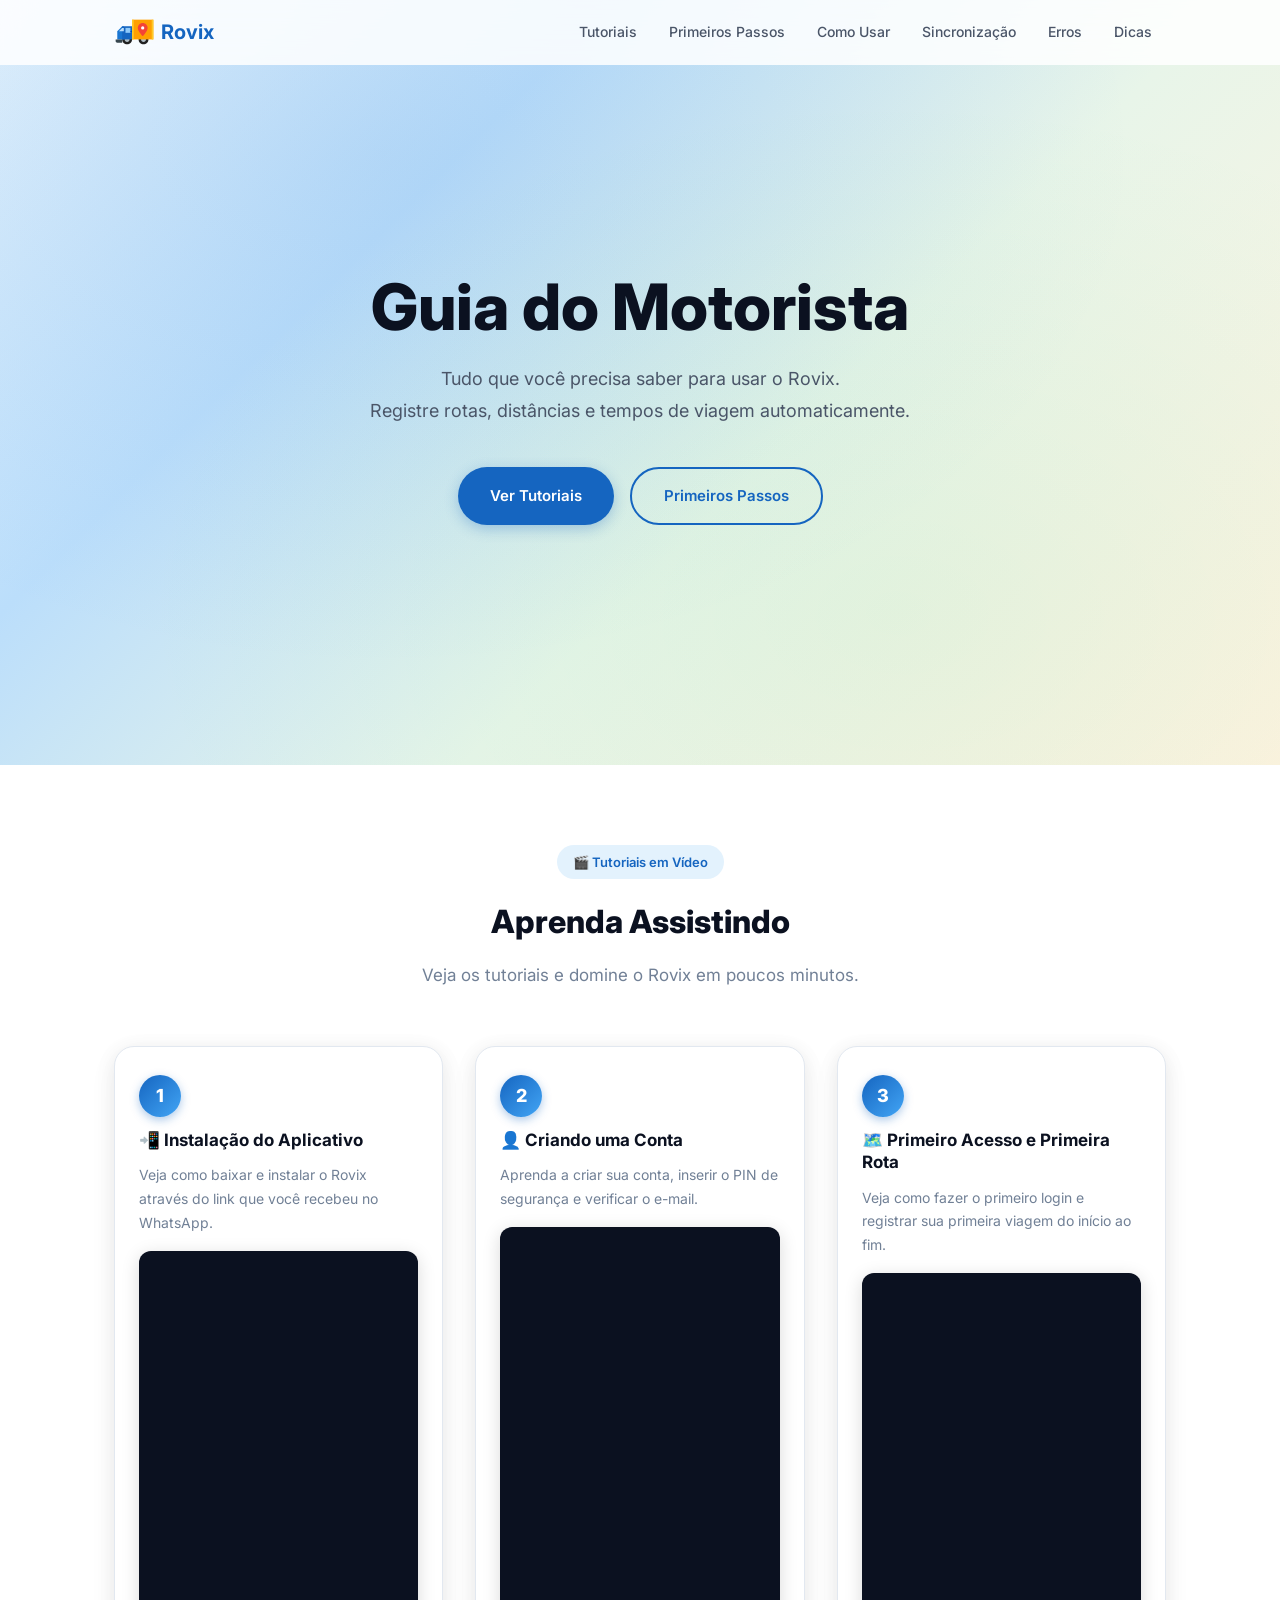
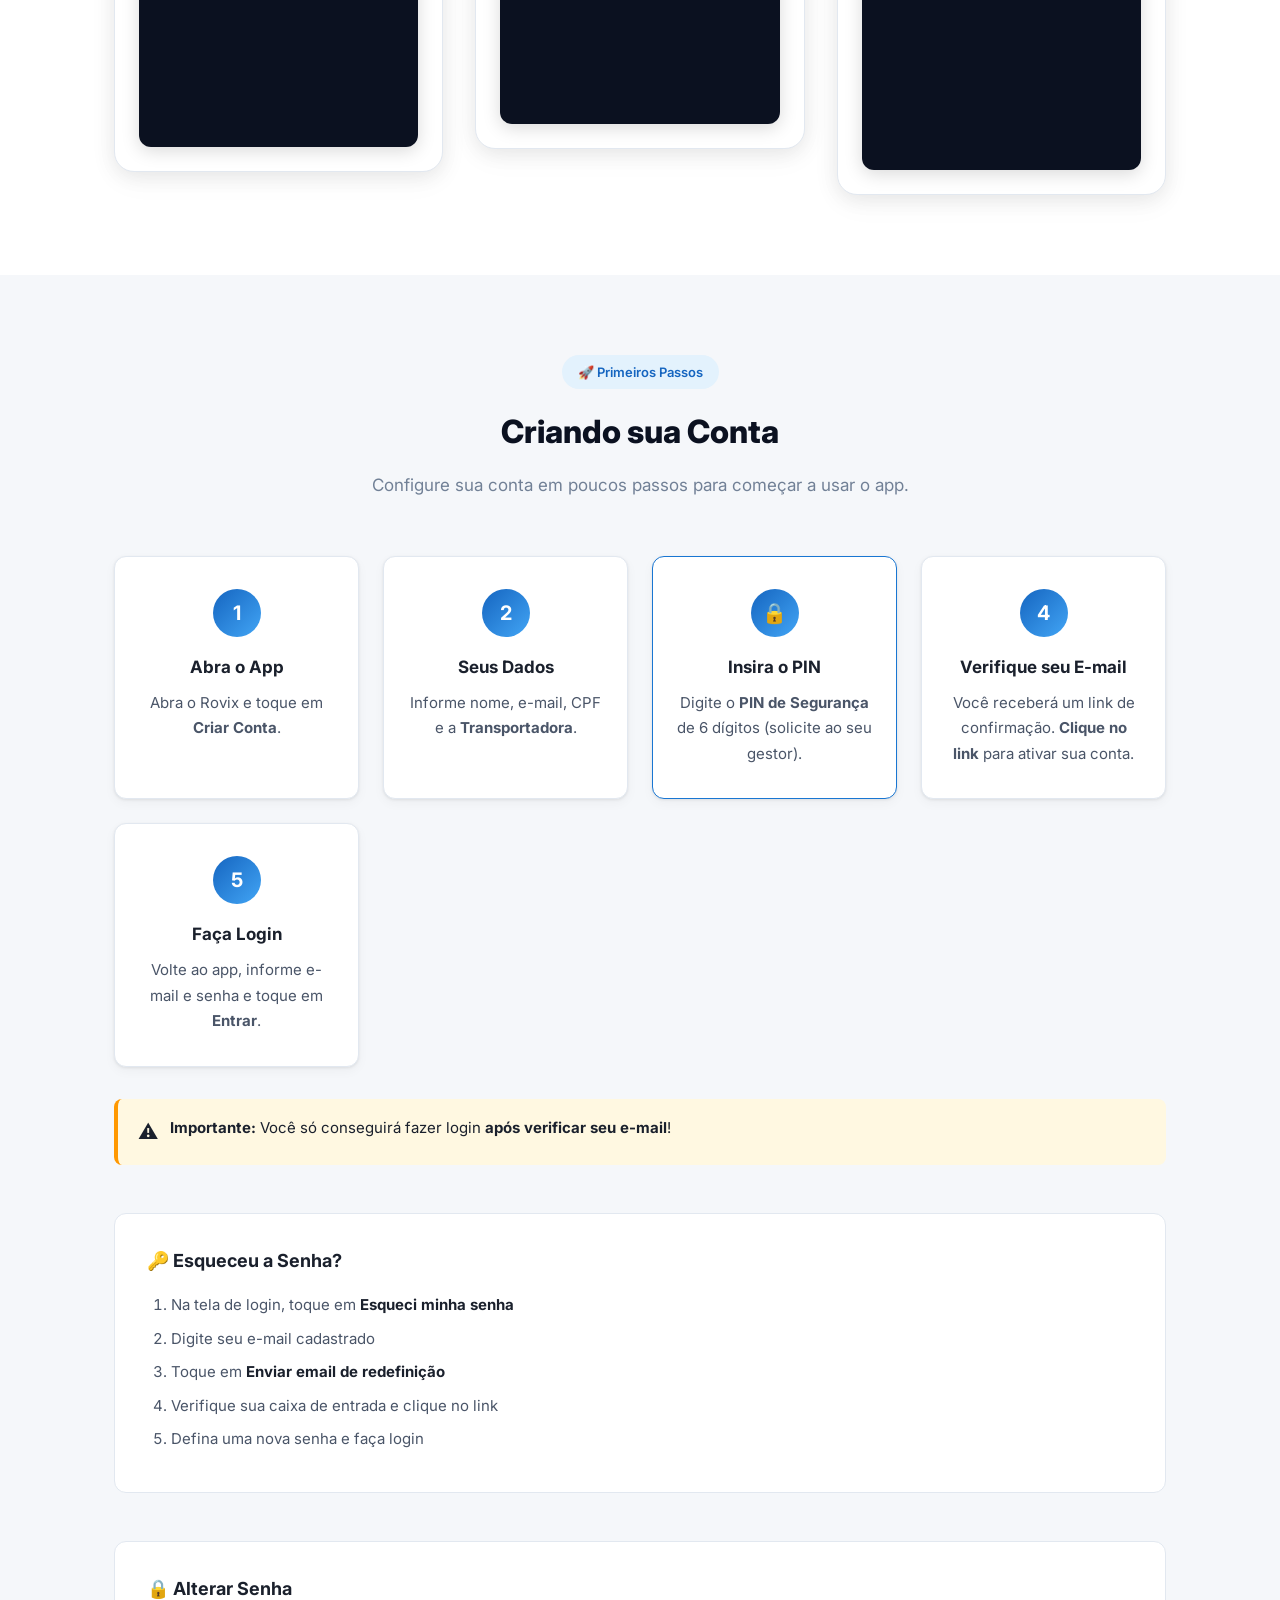
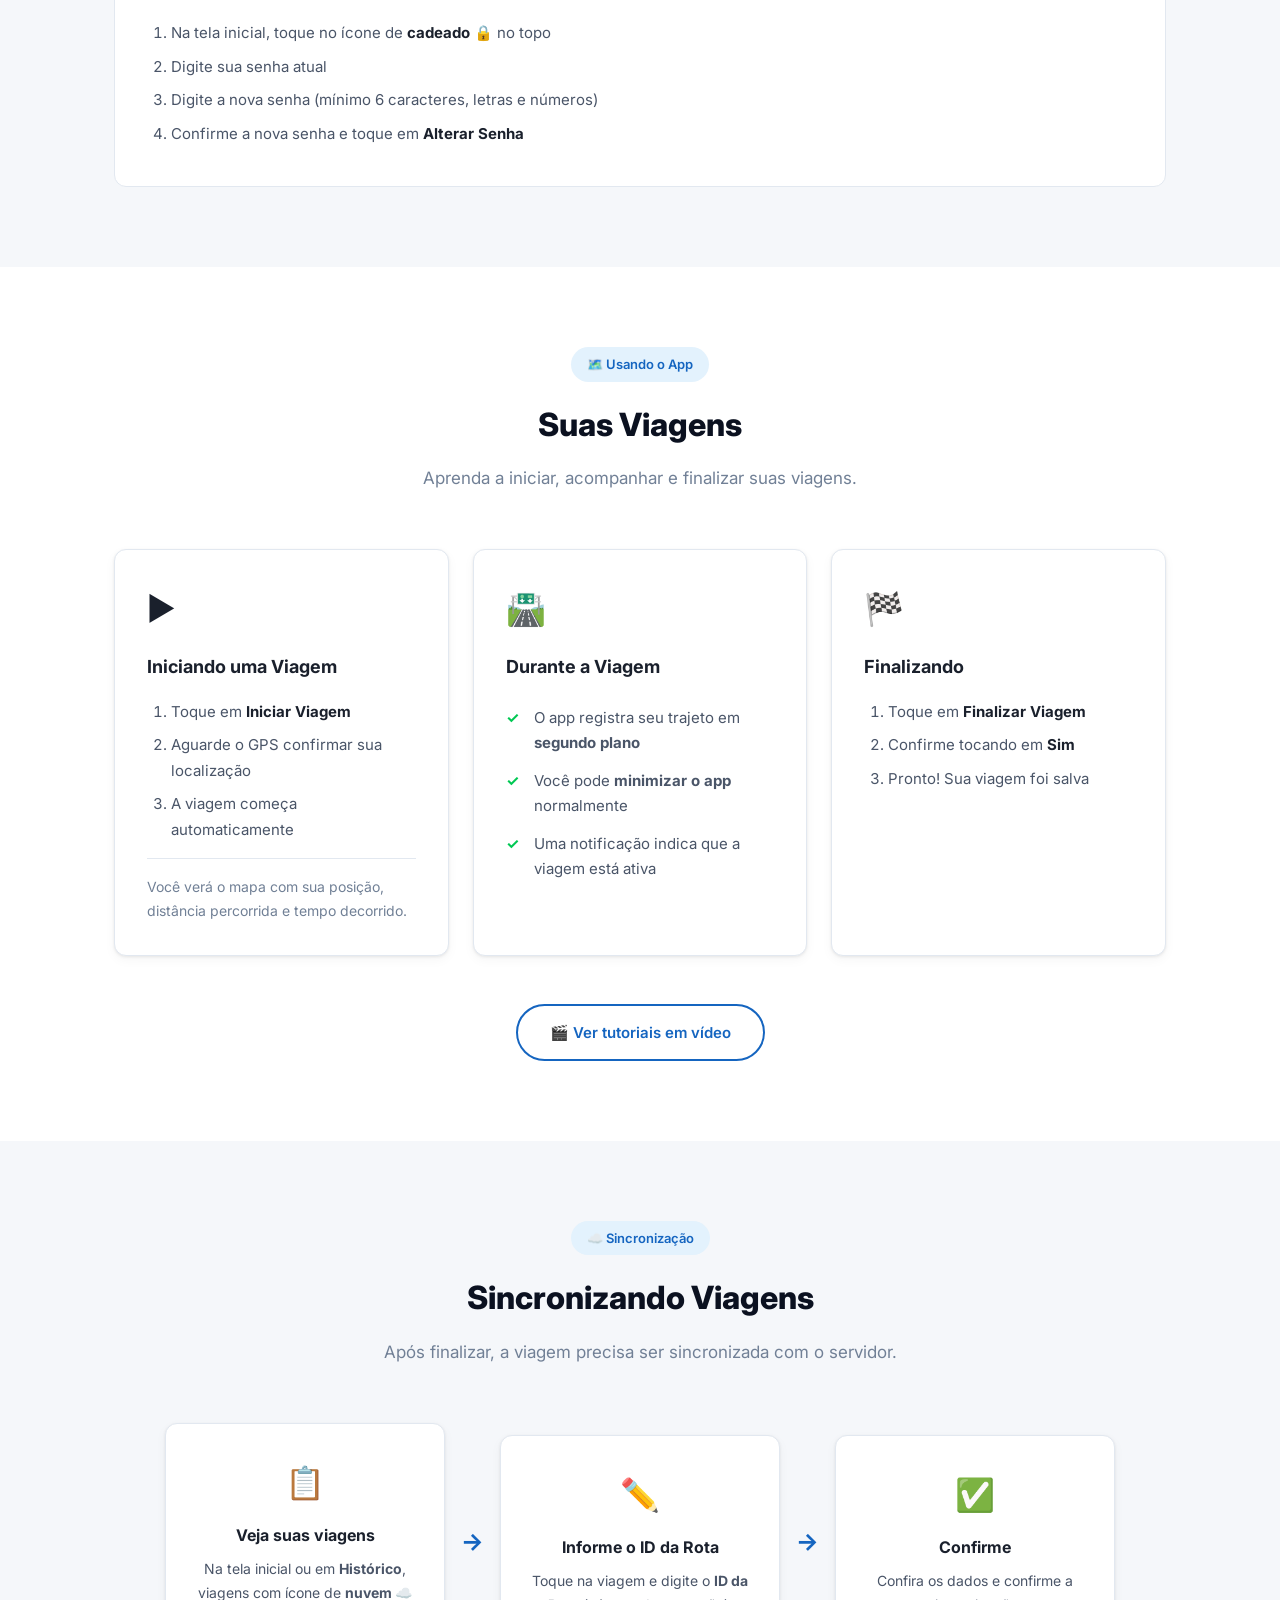
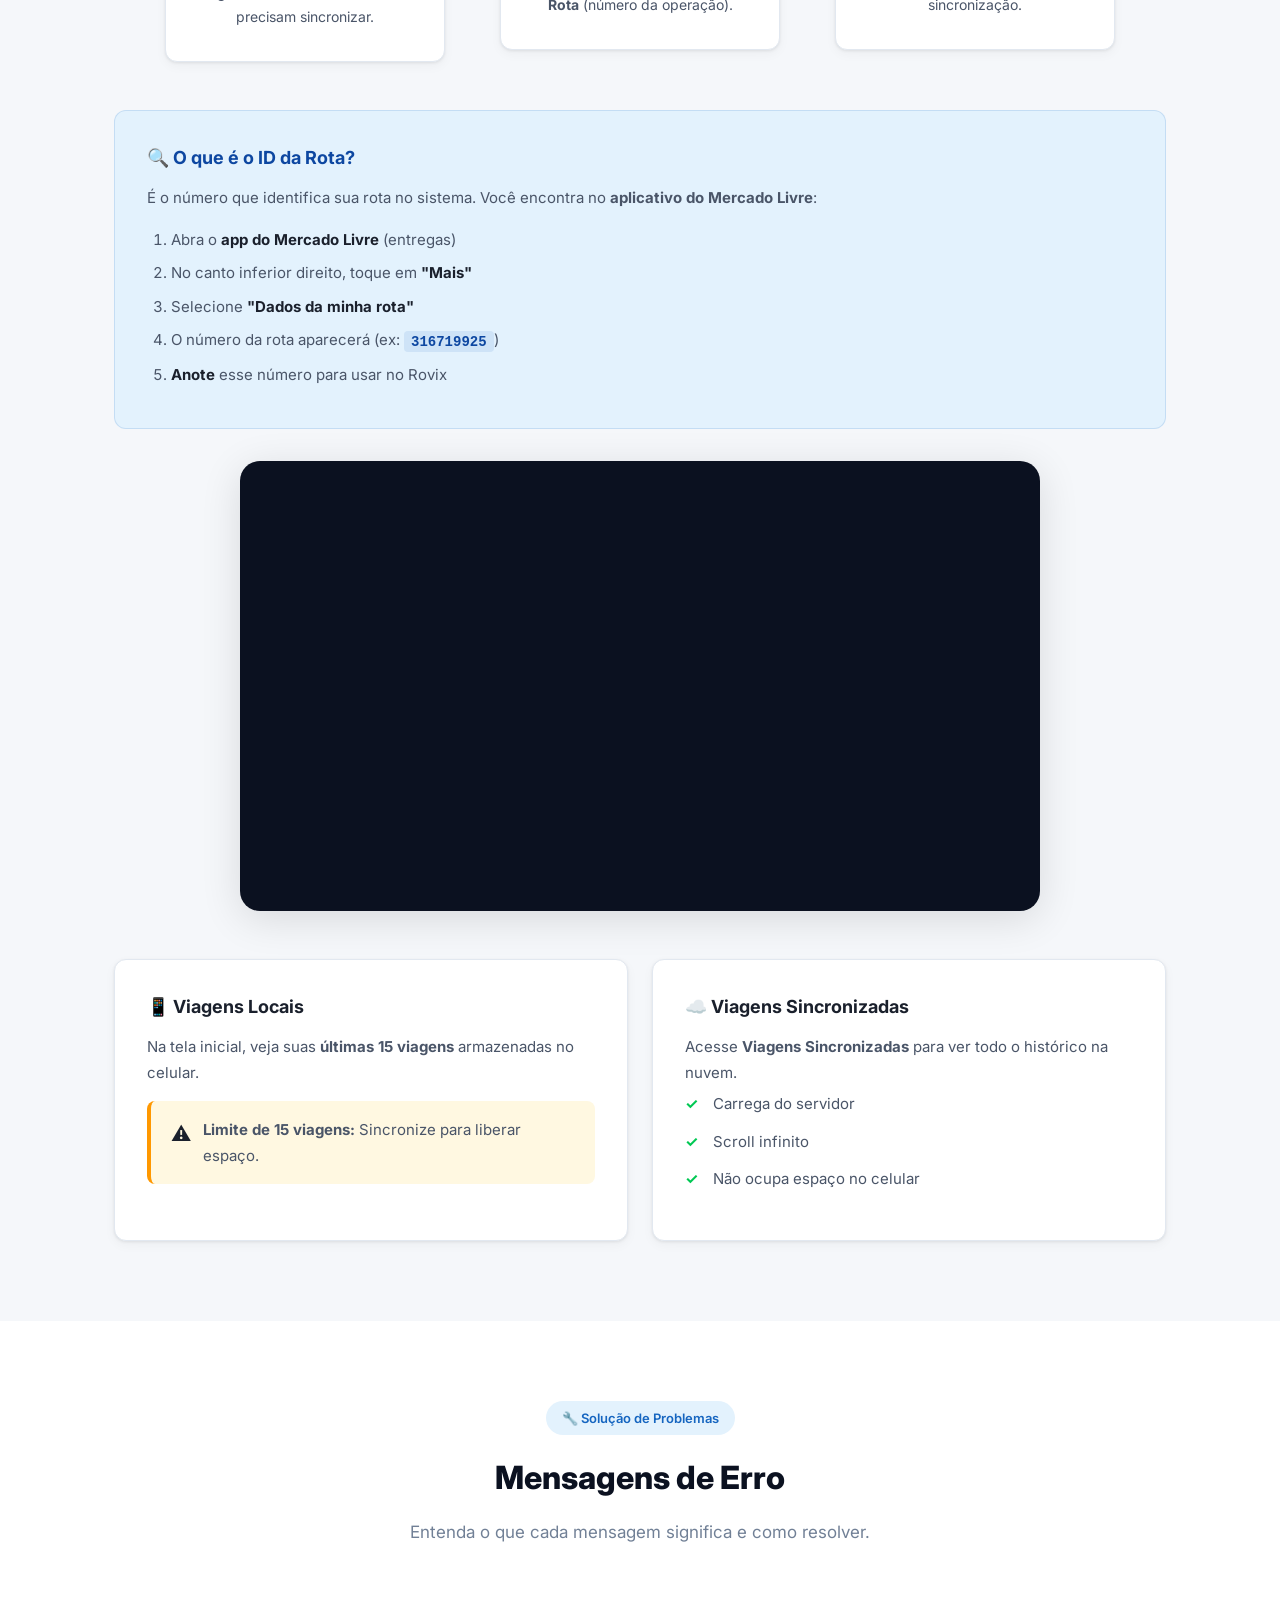
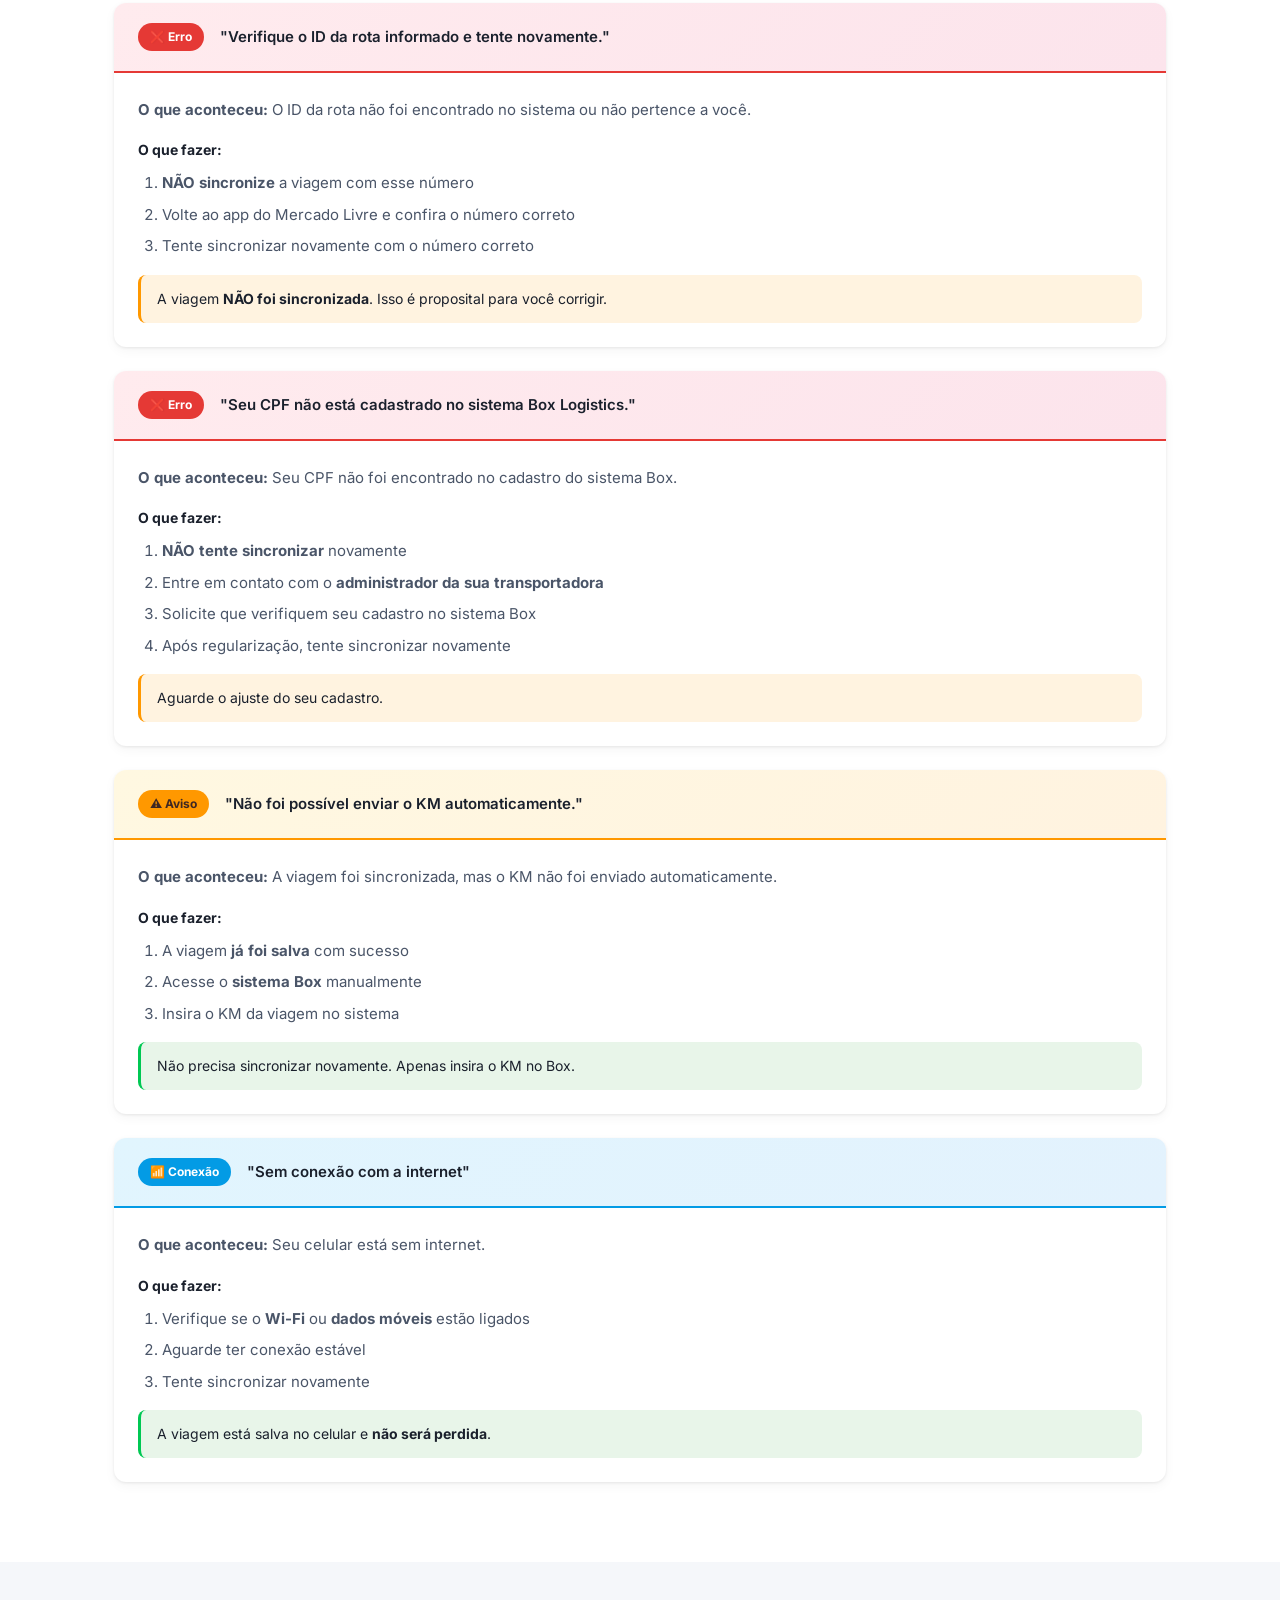
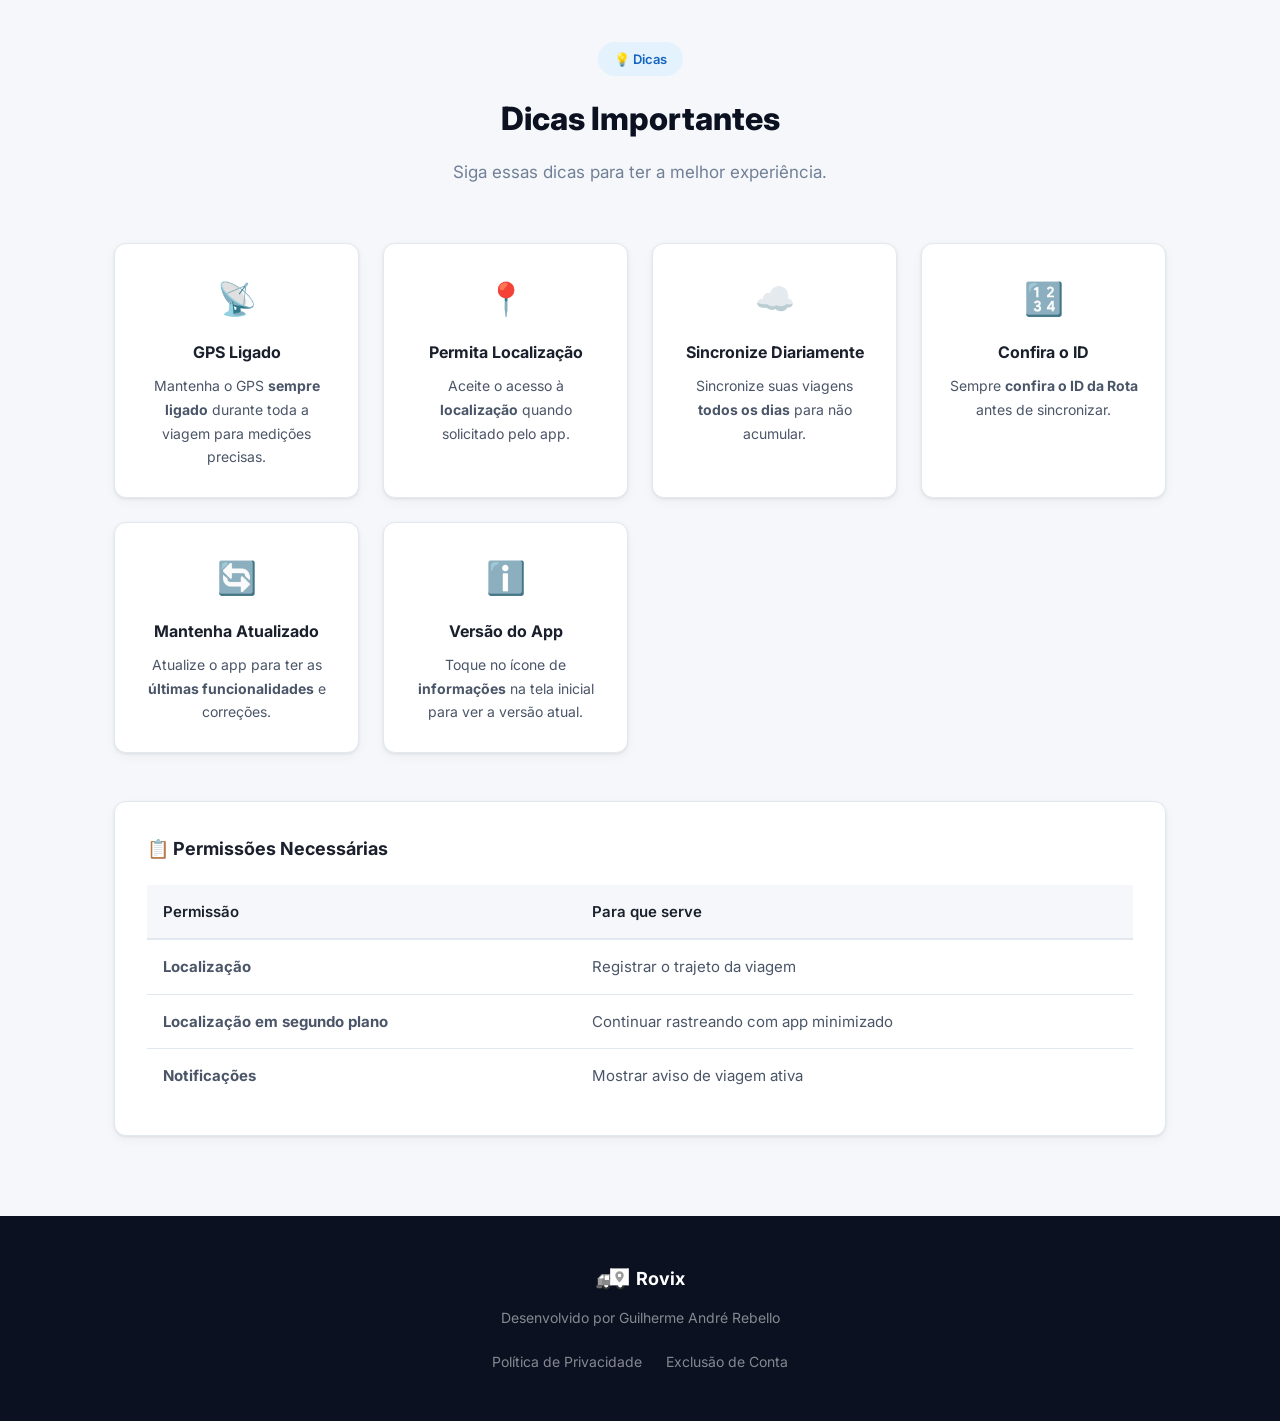
<file: index.html>
<!DOCTYPE html>
<html lang="pt-BR">

<head>
    <meta charset="UTF-8">
    <meta name="viewport" content="width=device-width, initial-scale=1.0">
    <meta name="description"
        content="Rovix - Guia completo para motoristas. Aprenda a usar o aplicativo de rastreamento de viagens.">
    <title>Rovix — Guia do Motorista</title>
    <link rel="preconnect" href="https://fonts.googleapis.com">
    <link rel="preconnect" href="https://fonts.gstatic.com" crossorigin>
    <link href="https://fonts.googleapis.com/css2?family=Inter:wght@300;400;500;600;700;800&display=swap"
        rel="stylesheet">
    <link rel="stylesheet" href="style.css">
</head>

<body>

    <!-- Navigation -->
    <nav class="navbar" id="navbar">
        <div class="nav-container">
            <a href="#" class="nav-logo" style="display: flex; align-items: center; gap: 6px;">
                <img src="logo.svg" alt="Rovix Logo" height="28">
                <span>Rovix</span>
            </a>
            <button class="nav-toggle" id="navToggle" aria-label="Menu">
                <span></span><span></span><span></span>
            </button>
            <ul class="nav-menu" id="navMenu">
                <li><a href="#tutoriais" class="nav-link">Tutoriais</a></li>
                <li><a href="#primeiros-passos" class="nav-link">Primeiros Passos</a></li>
                <li><a href="#usando" class="nav-link">Como Usar</a></li>
                <li><a href="#sincronizacao" class="nav-link">Sincronização</a></li>
                <li><a href="#erros" class="nav-link">Erros</a></li>
                <li><a href="#dicas" class="nav-link">Dicas</a></li>
            </ul>
        </div>
    </nav>

    <!-- Hero Section -->
    <header class="hero" id="inicio">
        <div class="hero-bg"></div>
        <div class="hero-content">
            <h1>Guia do Motorista</h1>
            <p class="hero-subtitle">Tudo que você precisa saber para usar o Rovix.<br>Registre rotas, distâncias e
                tempos de viagem automaticamente.</p>
            <div class="hero-actions">
                <a href="#tutoriais" class="btn btn-primary">Ver Tutoriais</a>
                <a href="#primeiros-passos" class="btn btn-outline">Primeiros Passos</a>
            </div>
        </div>
    </header>

    <!-- Tutorials Section -->
    <section class="section" id="tutoriais">
        <div class="container">
            <div class="section-header">
                <span class="section-badge">🎬 Tutoriais em Vídeo</span>
                <h2>Aprenda Assistindo</h2>
                <p>Veja os tutoriais e domine o Rovix em poucos minutos.</p>
            </div>
            <div class="tutorials-grid">

                <!-- Tutorial 1: Instalação do App -->
                <div class="tutorial-card">
                    <div class="tutorial-badge">1</div>
                    <h3>📲 Instalação do Aplicativo</h3>
                    <p>Veja como baixar e instalar o Rovix através do link que você recebeu no WhatsApp.</p>
                    <div class="tutorial-video-wrapper">
                        <iframe src="https://www.youtube.com/embed/e-SuLzyr5ig"
                            title="Instalação do aplicativo Rovix" frameborder="0"
                            allow="accelerometer; autoplay; clipboard-write; encrypted-media; gyroscope; picture-in-picture"
                            allowfullscreen>
                        </iframe>
                    </div>
                </div>

                <!-- Tutorial 2: Criando uma Conta -->
                <div class="tutorial-card">
                    <div class="tutorial-badge">2</div>
                    <h3>👤 Criando uma Conta</h3>
                    <p>Aprenda a criar sua conta, inserir o PIN de segurança e verificar o e-mail.</p>
                    <div class="tutorial-video-wrapper">
                        <iframe src="https://www.youtube.com/embed/vtzYV0Kg8xI" title="Criando uma conta no Rovix"
                            frameborder="0"
                            allow="accelerometer; autoplay; clipboard-write; encrypted-media; gyroscope; picture-in-picture"
                            allowfullscreen>
                        </iframe>
                    </div>
                </div>

                <!-- Tutorial 3: Primeiro Acesso e Primeira Rota -->
                <div class="tutorial-card">
                    <div class="tutorial-badge">3</div>
                    <h3>🗺️ Primeiro Acesso e Primeira Rota</h3>
                    <p>Veja como fazer o primeiro login e registrar sua primeira viagem do início ao fim.</p>
                    <div class="tutorial-video-wrapper">
                        <iframe src="https://www.youtube.com/embed/SZ59fn2D3E4"
                            title="Primeiro acesso e primeira rota no Rovix" frameborder="0"
                            allow="accelerometer; autoplay; clipboard-write; encrypted-media; gyroscope; picture-in-picture"
                            allowfullscreen>
                        </iframe>
                    </div>
                </div>

            </div>
        </div>
    </section>

    <!-- Primeiros Passos -->
    <section class="section section-alt" id="primeiros-passos">
        <div class="container">
            <div class="section-header">
                <span class="section-badge">🚀 Primeiros Passos</span>
                <h2>Criando sua Conta</h2>
                <p>Configure sua conta em poucos passos para começar a usar o app.</p>
            </div>
            <div class="steps-grid">
                <div class="step-card">
                    <div class="step-number">1</div>
                    <h3>Abra o App</h3>
                    <p>Abra o Rovix e toque em <strong>Criar Conta</strong>.</p>
                </div>
                <div class="step-card">
                    <div class="step-number">2</div>
                    <h3>Seus Dados</h3>
                    <p>Informe nome, e-mail, CPF e a <strong>Transportadora</strong>.</p>
                </div>
                <div class="step-card" style="border: 1.5px solid #1976D2;">
                    <div class="step-number" style="background-color: #1976D2;">🔒</div>
                    <h3>Insira o PIN</h3>
                    <p>Digite o <strong>PIN de Segurança</strong> de 6 dígitos (solicite ao seu gestor).</p>
                </div>
                <div class="step-card">
                    <div class="step-number">4</div>
                    <h3>Verifique seu E-mail</h3>
                    <p>Você receberá um link de confirmação. <strong>Clique no link</strong> para ativar sua conta.</p>
                </div>
                <div class="step-card">
                    <div class="step-number">5</div>
                    <h3>Faça Login</h3>
                    <p>Volte ao app, informe e-mail e senha e toque em <strong>Entrar</strong>.</p>
                </div>
            </div>
            <div class="alert alert-warning">
                <span class="alert-icon">⚠️</span>
                <p><strong>Importante:</strong> Você só conseguirá fazer login <strong>após verificar seu
                        e-mail</strong>!</p>
            </div>

            <!-- Sub-sections -->
            <div class="subsection">
                <h3>🔑 Esqueceu a Senha?</h3>
                <ol class="instruction-list">
                    <li>Na tela de login, toque em <strong>Esqueci minha senha</strong></li>
                    <li>Digite seu e-mail cadastrado</li>
                    <li>Toque em <strong>Enviar email de redefinição</strong></li>
                    <li>Verifique sua caixa de entrada e clique no link</li>
                    <li>Defina uma nova senha e faça login</li>
                </ol>
            </div>

            <div class="subsection">
                <h3>🔒 Alterar Senha</h3>
                <ol class="instruction-list">
                    <li>Na tela inicial, toque no ícone de <strong>cadeado 🔒</strong> no topo</li>
                    <li>Digite sua senha atual</li>
                    <li>Digite a nova senha (mínimo 6 caracteres, letras e números)</li>
                    <li>Confirme a nova senha e toque em <strong>Alterar Senha</strong></li>
                </ol>
            </div>
        </div>
    </section>

    <!-- Usando o App -->
    <section class="section" id="usando">
        <div class="container">
            <div class="section-header">
                <span class="section-badge">🗺️ Usando o App</span>
                <h2>Suas Viagens</h2>
                <p>Aprenda a iniciar, acompanhar e finalizar suas viagens.</p>
            </div>

            <div class="feature-cards">
                <div class="feature-card">
                    <div class="feature-icon">▶️</div>
                    <h3>Iniciando uma Viagem</h3>
                    <ol class="instruction-list">
                        <li>Toque em <strong>Iniciar Viagem</strong></li>
                        <li>Aguarde o GPS confirmar sua localização</li>
                        <li>A viagem começa automaticamente</li>
                    </ol>
                    <p class="feature-detail">Você verá o mapa com sua posição, distância percorrida e tempo decorrido.
                    </p>
                </div>

                <div class="feature-card">
                    <div class="feature-icon">🛣️</div>
                    <h3>Durante a Viagem</h3>
                    <ul class="check-list">
                        <li>O app registra seu trajeto em <strong>segundo plano</strong></li>
                        <li>Você pode <strong>minimizar o app</strong> normalmente</li>
                        <li>Uma notificação indica que a viagem está ativa</li>
                    </ul>
                </div>

                <div class="feature-card">
                    <div class="feature-icon">🏁</div>
                    <h3>Finalizando</h3>
                    <ol class="instruction-list">
                        <li>Toque em <strong>Finalizar Viagem</strong></li>
                        <li>Confirme tocando em <strong>Sim</strong></li>
                        <li>Pronto! Sua viagem foi salva</li>
                    </ol>
                </div>
            </div>

            <div class="tutorial-cta" style="margin-top: 3rem; text-align: center;">
                <a href="#tutoriais" class="btn btn-outline">🎬 Ver tutoriais em vídeo</a>
            </div>
        </div>
    </section>

    <!-- Sincronização -->
    <section class="section section-alt" id="sincronizacao">
        <div class="container">
            <div class="section-header">
                <span class="section-badge">☁️ Sincronização</span>
                <h2>Sincronizando Viagens</h2>
                <p>Após finalizar, a viagem precisa ser sincronizada com o servidor.</p>
            </div>

            <div class="sync-flow">
                <div class="sync-step">
                    <div class="sync-icon">📋</div>
                    <h4>Veja suas viagens</h4>
                    <p>Na tela inicial ou em <strong>Histórico</strong>, viagens com ícone de <strong>nuvem ☁️</strong>
                        precisam sincronizar.</p>
                </div>
                <div class="sync-arrow">→</div>
                <div class="sync-step">
                    <div class="sync-icon">✏️</div>
                    <h4>Informe o ID da Rota</h4>
                    <p>Toque na viagem e digite o <strong>ID da Rota</strong> (número da operação).</p>
                </div>
                <div class="sync-arrow">→</div>
                <div class="sync-step">
                    <div class="sync-icon">✅</div>
                    <h4>Confirme</h4>
                    <p>Confira os dados e confirme a sincronização.</p>
                </div>
            </div>

            <!-- ID da Rota -->
            <div class="info-box">
                <h3>🔍 O que é o ID da Rota?</h3>
                <p>É o número que identifica sua rota no sistema. Você encontra no <strong>aplicativo do Mercado
                        Livre</strong>:</p>
                <ol class="instruction-list">
                    <li>Abra o <strong>app do Mercado Livre</strong> (entregas)</li>
                    <li>No canto inferior direito, toque em <strong>"Mais"</strong></li>
                    <li>Selecione <strong>"Dados da minha rota"</strong></li>
                    <li>O número da rota aparecerá (ex: <code>316719925</code>)</li>
                    <li><strong>Anote</strong> esse número para usar no Rovix</li>
                </ol>
            </div>

            <!-- Vídeo: Como encontrar o ID da Rota no Mercado Livre -->
            <div class="video-wrapper" style="margin-top: 2rem;">
                <!-- SUBSTITUA VIDEO_ID_ROTA pelo ID do vídeo sobre o ID da Rota -->
                <iframe src="https://www.youtube.com/embed/k__YC8rQy-s"
                    title="Como encontrar o ID da Rota no app do Mercado Livre" frameborder="0"
                    allow="accelerometer; autoplay; clipboard-write; encrypted-media; gyroscope; picture-in-picture"
                    allowfullscreen>
                </iframe>
            </div>

            <!-- Histórico -->
            <div class="two-col" style="margin-top: 3rem;">
                <div class="col-card">
                    <h3>📱 Viagens Locais</h3>
                    <p>Na tela inicial, veja suas <strong>últimas 15 viagens</strong> armazenadas no celular.</p>
                    <div class="alert alert-warning" style="margin-top: 1rem;">
                        <span class="alert-icon">⚠️</span>
                        <p><strong>Limite de 15 viagens:</strong> Sincronize para liberar espaço.</p>
                    </div>
                </div>
                <div class="col-card">
                    <h3>☁️ Viagens Sincronizadas</h3>
                    <p>Acesse <strong>Viagens Sincronizadas</strong> para ver todo o histórico na nuvem.</p>
                    <ul class="check-list">
                        <li>Carrega do servidor</li>
                        <li>Scroll infinito</li>
                        <li>Não ocupa espaço no celular</li>
                    </ul>
                </div>
            </div>
        </div>
    </section>

    <!-- Mensagens de Erro -->
    <section class="section" id="erros">
        <div class="container">
            <div class="section-header">
                <span class="section-badge">🔧 Solução de Problemas</span>
                <h2>Mensagens de Erro</h2>
                <p>Entenda o que cada mensagem significa e como resolver.</p>
            </div>

            <div class="error-cards">
                <div class="error-card error-critical">
                    <div class="error-header">
                        <span class="error-badge">❌ Erro</span>
                        <h3>"Verifique o ID da rota informado e tente novamente."</h3>
                    </div>
                    <div class="error-body">
                        <p><strong>O que aconteceu:</strong> O ID da rota não foi encontrado no sistema ou não pertence
                            a você.</p>
                        <h4>O que fazer:</h4>
                        <ol>
                            <li><strong>NÃO sincronize</strong> a viagem com esse número</li>
                            <li>Volte ao app do Mercado Livre e confira o número correto</li>
                            <li>Tente sincronizar novamente com o número correto</li>
                        </ol>
                        <div class="error-note">A viagem <strong>NÃO foi sincronizada</strong>. Isso é proposital para
                            você corrigir.</div>
                    </div>
                </div>

                <div class="error-card error-critical">
                    <div class="error-header">
                        <span class="error-badge">❌ Erro</span>
                        <h3>"Seu CPF não está cadastrado no sistema Box Logistics."</h3>
                    </div>
                    <div class="error-body">
                        <p><strong>O que aconteceu:</strong> Seu CPF não foi encontrado no cadastro do sistema Box.</p>
                        <h4>O que fazer:</h4>
                        <ol>
                            <li><strong>NÃO tente sincronizar</strong> novamente</li>
                            <li>Entre em contato com o <strong>administrador da sua transportadora</strong></li>
                            <li>Solicite que verifiquem seu cadastro no sistema Box</li>
                            <li>Após regularização, tente sincronizar novamente</li>
                        </ol>
                        <div class="error-note">Aguarde o ajuste do seu cadastro.</div>
                    </div>
                </div>

                <div class="error-card error-warning">
                    <div class="error-header">
                        <span class="error-badge warning">⚠️ Aviso</span>
                        <h3>"Não foi possível enviar o KM automaticamente."</h3>
                    </div>
                    <div class="error-body">
                        <p><strong>O que aconteceu:</strong> A viagem foi sincronizada, mas o KM não foi enviado
                            automaticamente.</p>
                        <h4>O que fazer:</h4>
                        <ol>
                            <li>A viagem <strong>já foi salva</strong> com sucesso</li>
                            <li>Acesse o <strong>sistema Box</strong> manualmente</li>
                            <li>Insira o KM da viagem no sistema</li>
                        </ol>
                        <div class="error-note success">Não precisa sincronizar novamente. Apenas insira o KM no Box.
                        </div>
                    </div>
                </div>

                <div class="error-card error-info">
                    <div class="error-header">
                        <span class="error-badge info">📶 Conexão</span>
                        <h3>"Sem conexão com a internet"</h3>
                    </div>
                    <div class="error-body">
                        <p><strong>O que aconteceu:</strong> Seu celular está sem internet.</p>
                        <h4>O que fazer:</h4>
                        <ol>
                            <li>Verifique se o <strong>Wi-Fi</strong> ou <strong>dados móveis</strong> estão ligados
                            </li>
                            <li>Aguarde ter conexão estável</li>
                            <li>Tente sincronizar novamente</li>
                        </ol>
                        <div class="error-note success">A viagem está salva no celular e <strong>não será
                                perdida</strong>.</div>
                    </div>
                </div>
            </div>
        </div>
    </section>

    <!-- Dicas -->
    <section class="section section-alt" id="dicas">
        <div class="container">
            <div class="section-header">
                <span class="section-badge">💡 Dicas</span>
                <h2>Dicas Importantes</h2>
                <p>Siga essas dicas para ter a melhor experiência.</p>
            </div>

            <div class="tips-grid">
                <div class="tip-card">
                    <div class="tip-icon">📡</div>
                    <h3>GPS Ligado</h3>
                    <p>Mantenha o GPS <strong>sempre ligado</strong> durante toda a viagem para medições precisas.</p>
                </div>
                <div class="tip-card">
                    <div class="tip-icon">📍</div>
                    <h3>Permita Localização</h3>
                    <p>Aceite o acesso à <strong>localização</strong> quando solicitado pelo app.</p>
                </div>
                <div class="tip-card">
                    <div class="tip-icon">☁️</div>
                    <h3>Sincronize Diariamente</h3>
                    <p>Sincronize suas viagens <strong>todos os dias</strong> para não acumular.</p>
                </div>
                <div class="tip-card">
                    <div class="tip-icon">🔢</div>
                    <h3>Confira o ID</h3>
                    <p>Sempre <strong>confira o ID da Rota</strong> antes de sincronizar.</p>
                </div>
                <div class="tip-card">
                    <div class="tip-icon">🔄</div>
                    <h3>Mantenha Atualizado</h3>
                    <p>Atualize o app para ter as <strong>últimas funcionalidades</strong> e correções.</p>
                </div>
                <div class="tip-card">
                    <div class="tip-icon">ℹ️</div>
                    <h3>Versão do App</h3>
                    <p>Toque no ícone de <strong>informações</strong> na tela inicial para ver a versão atual.</p>
                </div>
            </div>

            <!-- Permissões -->
            <div class="permissions-table">
                <h3>📋 Permissões Necessárias</h3>
                <table>
                    <thead>
                        <tr>
                            <th>Permissão</th>
                            <th>Para que serve</th>
                        </tr>
                    </thead>
                    <tbody>
                        <tr>
                            <td><strong>Localização</strong></td>
                            <td>Registrar o trajeto da viagem</td>
                        </tr>
                        <tr>
                            <td><strong>Localização em segundo plano</strong></td>
                            <td>Continuar rastreando com app minimizado</td>
                        </tr>
                        <tr>
                            <td><strong>Notificações</strong></td>
                            <td>Mostrar aviso de viagem ativa</td>
                        </tr>
                    </tbody>
                </table>
            </div>
        </div>
    </section>



    <!-- Footer -->
    <footer class="footer">
        <div class="container">
            <div class="footer-content">
                <div class="footer-brand" style="display: flex; align-items: center; gap: 6px;">
                    <img src="logo.svg" alt="Logo Rovix" height="24" style="filter: grayscale(1) brightness(1.5);">
                    <span class="footer-name">Rovix</span>
                </div>
                <p class="footer-text">Desenvolvido por Guilherme André Rebello</p>
                <div class="footer-links" style="display: flex; gap: 1.5rem; margin-top: 0.5rem;">
                    <a href="privacy.html">Política de Privacidade</a>
                    <a href="delete-account.html">Exclusão de Conta</a>
                </div>

            </div>
        </div>
    </footer>

    <!-- Back to Top -->
    <button class="back-to-top" id="backToTop" aria-label="Voltar ao topo">↑</button>

    <script>
        // Mobile nav toggle
        const navToggle = document.getElementById('navToggle');
        const navMenu = document.getElementById('navMenu');
        navToggle.addEventListener('click', () => {
            navMenu.classList.toggle('active');
            navToggle.classList.toggle('active');
        });

        // Close menu on link click
        document.querySelectorAll('.nav-link').forEach(link => {
            link.addEventListener('click', () => {
                navMenu.classList.remove('active');
                navToggle.classList.remove('active');
            });
        });

        // Navbar scroll effect
        const navbar = document.getElementById('navbar');
        window.addEventListener('scroll', () => {
            navbar.classList.toggle('scrolled', window.scrollY > 50);
        });

        // Back to top button
        const backToTop = document.getElementById('backToTop');
        window.addEventListener('scroll', () => {
            backToTop.classList.toggle('visible', window.scrollY > 500);
        });
        backToTop.addEventListener('click', () => {
            window.scrollTo({ top: 0, behavior: 'smooth' });
        });

        // Smooth scroll
        document.querySelectorAll('a[href^="#"]').forEach(anchor => {
            anchor.addEventListener('click', function (e) {
                e.preventDefault();
                const target = document.querySelector(this.getAttribute('href'));
                if (target) {
                    const offset = 80;
                    const top = target.getBoundingClientRect().top + window.scrollY - offset;
                    window.scrollTo({ top, behavior: 'smooth' });
                }
            });
        });

        // Fade-in on scroll
        const observer = new IntersectionObserver((entries) => {
            entries.forEach(entry => {
                if (entry.isIntersecting) {
                    entry.target.classList.add('visible');
                }
            });
        }, { threshold: 0.1 });

        document.querySelectorAll('.step-card, .feature-card, .error-card, .tip-card, .sync-step, .col-card').forEach(el => {
            el.classList.add('fade-in');
            observer.observe(el);
        });
    </script>
</body>

</html>
</file>
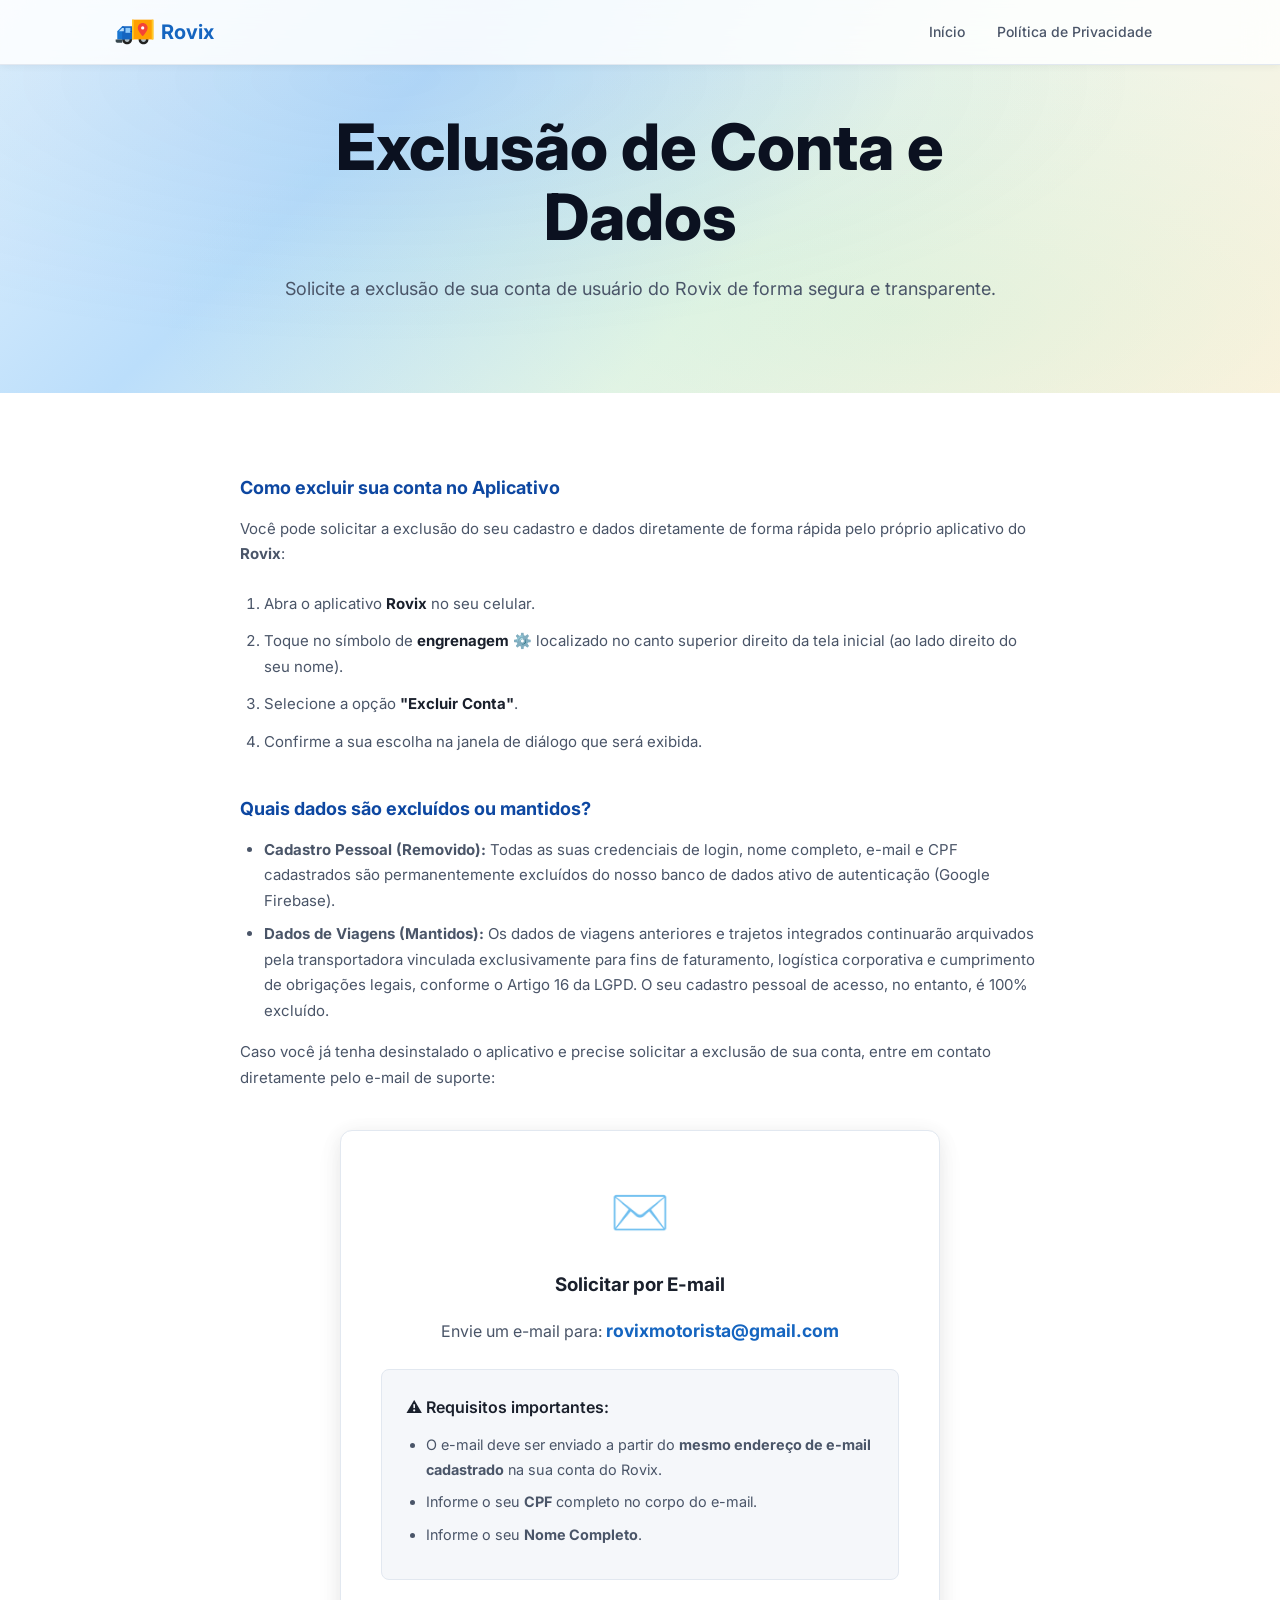
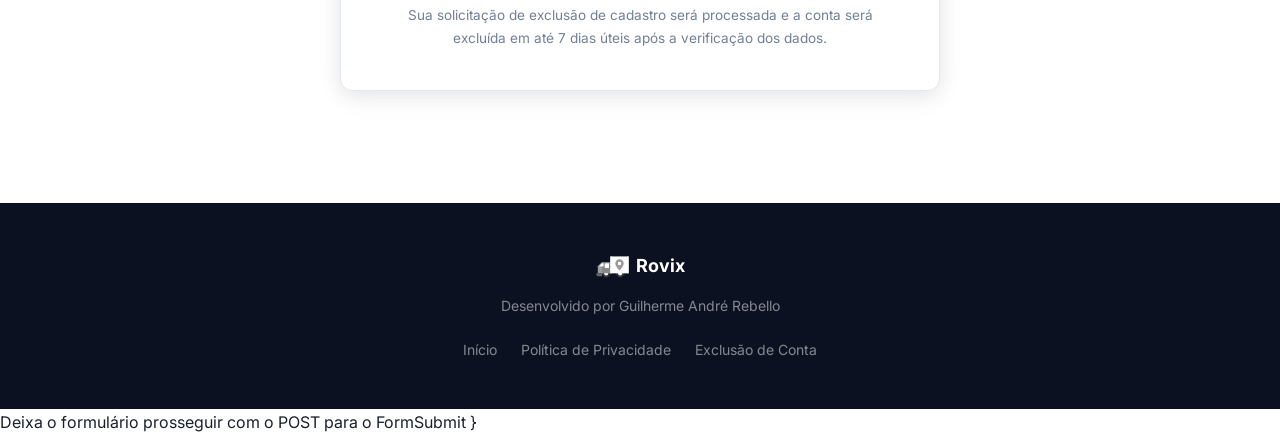
<file: delete-account.html>
<!DOCTYPE html>
<html lang="pt-BR">

<head>
    <meta charset="UTF-8">
    <meta name="viewport" content="width=device-width, initial-scale=1.0">
    <meta name="description"
        content="Solicitação de Exclusão de Conta e Dados do aplicativo Rovix. Exclua sua conta e dados pessoais.">
    <title>Rovix — Exclusão de Conta</title>
    <link rel="preconnect" href="https://fonts.googleapis.com">
    <link rel="preconnect" href="https://fonts.gstatic.com" crossorigin>
    <link href="https://fonts.googleapis.com/css2?family=Inter:wght@300;400;500;600;700;800&display=swap"
        rel="stylesheet">
    <link rel="stylesheet" href="style.css">
    <style>
        .form-container {
            max-width: 600px;
            margin: 2rem auto;
            background: var(--surface);
            padding: 2.5rem;
            border-radius: var(--radius);
            border: 1px solid var(--border);
            box-shadow: var(--shadow-lg);
        }

        .form-group {
            margin-bottom: 1.5rem;
            text-align: left;
        }

        .form-group label {
            display: block;
            font-size: 0.875rem;
            font-weight: 600;
            margin-bottom: 0.5rem;
            color: var(--text);
        }

        .form-group input {
            width: 100%;
            padding: 0.75rem 1rem;
            border: 1px solid var(--border);
            border-radius: var(--radius-sm);
            font-family: var(--font);
            font-size: 0.9375rem;
            color: var(--text);
            background: var(--bg);
            transition: var(--transition);
        }

        .form-group input:focus {
            outline: none;
            border-color: var(--primary);
            box-shadow: 0 0 0 3px var(--primary-bg);
        }

        .checkbox-group {
            display: flex;
            align-items: flex-start;
            gap: 0.75rem;
            margin-bottom: 2rem;
            text-align: left;
        }

        .checkbox-group input {
            margin-top: 0.25rem;
            width: auto;
            cursor: pointer;
        }

        .checkbox-group label {
            font-size: 0.875rem;
            color: var(--text-secondary);
            cursor: pointer;
            line-height: 1.4;
        }

        .btn-submit {
            width: 100%;
            justify-content: center;
            padding: 0.875rem 1.5rem;
            font-size: 1rem;
            font-weight: 600;
            background: var(--error);
            border: none;
            color: white;
            border-radius: var(--radius-sm);
            cursor: pointer;
            display: inline-flex;
            align-items: center;
            gap: 0.5rem;
            transition: var(--transition);
        }

        .btn-submit:hover {
            background: #B71C1C;
            transform: translateY(-2px);
            box-shadow: 0 4px 12px rgba(229, 57, 53, 0.2);
        }

        .btn-submit:disabled {
            background: var(--border);
            color: var(--text-muted);
            cursor: not-allowed;
            transform: none;
            box-shadow: none;
        }

        /* Success Card overlay inside container */
        .success-card {
            display: none;
            text-align: center;
            animation: fadeIn 0.4s ease forwards;
        }

        .success-icon {
            font-size: 4rem;
            color: var(--accent);
            margin-bottom: 1.5rem;
        }

        @keyframes fadeIn {
            from {
                opacity: 0;
                transform: translateY(10px);
            }

            to {
                opacity: 1;
                transform: translateY(0);
            }
        }
    </style>
</head>

<body>

    <!-- Navigation -->
    <nav class="navbar scrolled" id="navbar">
        <div class="nav-container">
            <a href="index.html" class="nav-logo" style="display: flex; align-items: center; gap: 6px;">
                <img src="logo.svg" alt="Rovix Logo" height="28">
                <span>Rovix</span>
            </a>
            <ul class="nav-menu">
                <li><a href="index.html" class="nav-link">Início</a></li>
                <li><a href="privacy.html" class="nav-link">Política de Privacidade</a></li>
            </ul>
        </div>
    </nav>

    <!-- Header Section -->
    <header class="hero" id="inicio" style="min-height: auto; padding: 7rem 1.5rem 3rem;">
        <div class="hero-bg"></div>
        <div class="hero-content" style="max-width: 800px;">
            <h1>Exclusão de Conta e Dados</h1>
            <p class="hero-subtitle">Solicite a exclusão de sua conta de usuário do Rovix de forma segura e
                transparente.</p>
        </div>
    </header>

    <!-- Content Section -->
    <section class="section">
        <div class="container">
            <div class="privacy-content">

                <div class="privacy-block">
                    <h3>Como excluir sua conta no Aplicativo</h3>
                    <p>Você pode solicitar a exclusão do seu cadastro e dados diretamente de forma rápida pelo próprio
                        aplicativo do <strong>Rovix</strong>:</p>
                    <ol class="instruction-list" style="margin: 1.5rem 0; padding-left: 1.5rem;">
                        <li style="margin-bottom: 0.75rem;">Abra o aplicativo <strong>Rovix</strong> no seu celular.
                        </li>
                        <li style="margin-bottom: 0.75rem;">Toque no símbolo de <strong>engrenagem ⚙️</strong>
                            localizado no canto superior direito da tela inicial (ao lado direito do seu nome).</li>
                        <li style="margin-bottom: 0.75rem;">Selecione a opção <strong>"Excluir Conta"</strong>.</li>
                        <li style="margin-bottom: 0.75rem;">Confirme a sua escolha na janela de diálogo que será
                            exibida.</li>
                    </ol>
                </div>

                <div class="privacy-block">
                    <h3>Quais dados são excluídos ou mantidos?</h3>
                    <ul>
                        <li style="margin-bottom: 0.5rem;"><strong>Cadastro Pessoal (Removido):</strong> Todas as suas
                            credenciais de login, nome completo, e-mail e CPF cadastrados são permanentemente excluídos
                            do nosso banco de dados ativo de autenticação (Google Firebase).</li>
                        <li style="margin-bottom: 0.5rem;"><strong>Dados de Viagens (Mantidos):</strong> Os dados de
                            viagens anteriores e trajetos integrados continuarão arquivados pela transportadora
                            vinculada exclusivamente para fins de faturamento, logística corporativa e cumprimento de
                            obrigações legais, conforme o Artigo 16 da LGPD. O seu cadastro pessoal de acesso, no
                            entanto, é 100% excluído.</li>
                    </ul>
                    <p style="margin-top: 1rem;">Caso você já tenha desinstalado o aplicativo e precise solicitar a
                        exclusão de sua conta, entre em contato diretamente pelo e-mail de suporte:</p>
                </div>

                <!-- Interactive Form Container simplified to instructions -->
                <div class="form-container" style="text-align: center;">
                    <div style="font-size: 3rem; margin-bottom: 1rem;">✉️</div>
                    <h3 style="margin-bottom: 1rem; color: var(--text);">Solicitar por E-mail</h3>
                    <p style="color: var(--text-secondary); margin-bottom: 1.5rem; line-height: 1.6;">
                        Envie um e-mail para: <strong style="color: var(--primary); font-size: 1.1rem;">rovixmotorista@gmail.com</strong>
                    </p>
                    <div style="background: var(--bg-alt); padding: 1.5rem; border-radius: var(--radius-sm); text-align: left; margin-bottom: 1.5rem; border: 1px solid var(--border);">
                        <p style="font-weight: 600; margin-bottom: 0.75rem; color: var(--text);">⚠️ Requisitos importantes:</p>
                        <ul style="padding-left: 1.25rem; font-size: 0.9rem; color: var(--text-secondary);">
                            <li style="margin-bottom: 0.5rem;">O e-mail deve ser enviado a partir do <strong>mesmo endereço de e-mail cadastrado</strong> na sua conta do Rovix.</li>
                            <li style="margin-bottom: 0.5rem;">Informe o seu <strong>CPF</strong> completo no corpo do e-mail.</li>
                            <li style="margin-bottom: 0.5rem;">Informe o seu <strong>Nome Completo</strong>.</li>
                        </ul>
                    </div>
                    <p style="font-size: 0.85rem; color: var(--text-muted);">
                        Sua solicitação de exclusão de cadastro será processada e a conta será excluída em até 7 dias úteis após a verificação dos dados.
                    </p>
                </div>

            </div>
        </div>
    </section>

    <!-- Footer -->
    <footer class="footer">
        <div class="container">
            <div class="footer-content">
                <div class="footer-brand" style="display: flex; align-items: center; gap: 6px;">
                    <img src="logo.svg" alt="Logo Rovix" height="24" style="filter: grayscale(1) brightness(1.5);">
                    <span class="footer-name">Rovix</span>
                </div>
                <p class="footer-text">Desenvolvido por Guilherme André Rebello</p>
                <div class="footer-links" style="display: flex; gap: 1.5rem; margin-top: 0.5rem;">
                    <a href="index.html">Início</a>
                    <a href="privacy.html">Política de Privacidade</a>
                    <a href="delete-account.html">Exclusão de Conta</a>
                </div>
            </div>
        </div>
    </footer>

</body>

</html>Deixa o formulário prosseguir com o POST para o FormSubmit
    }

</body>

</html>
</file>
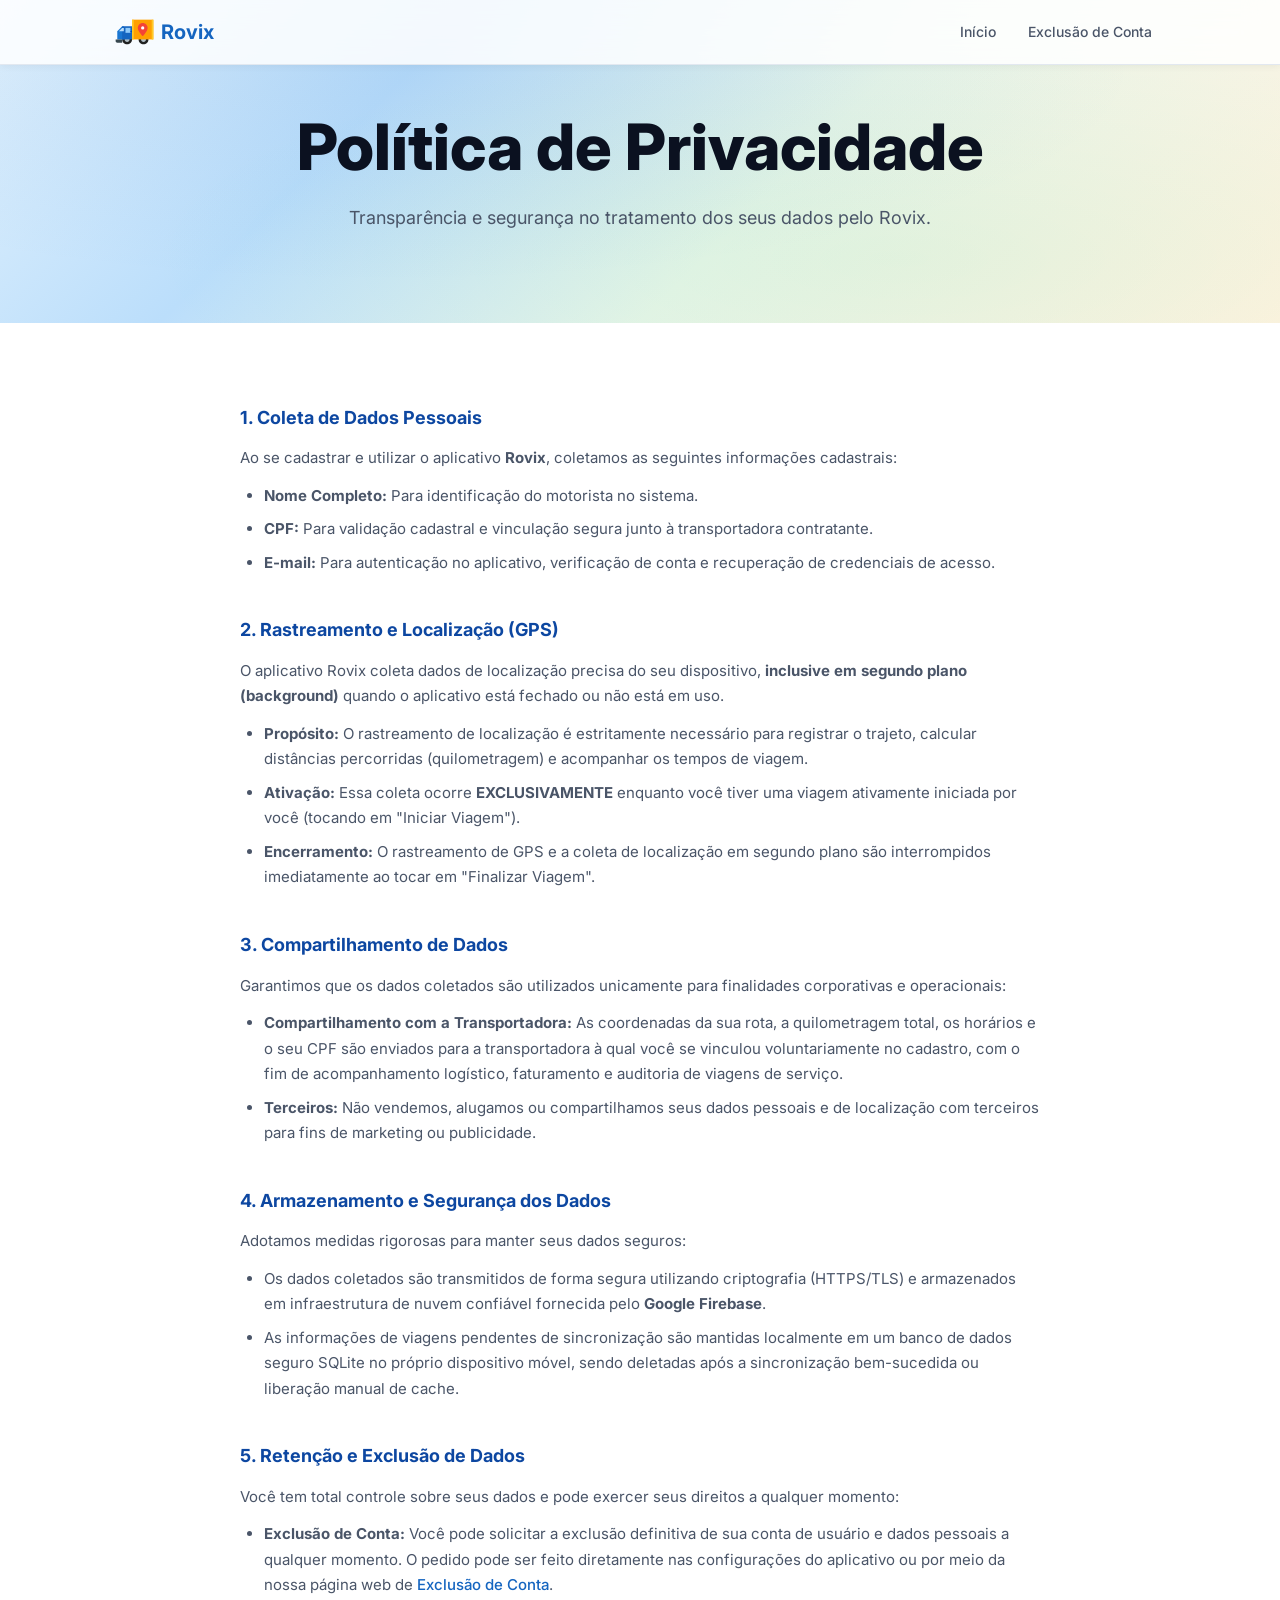
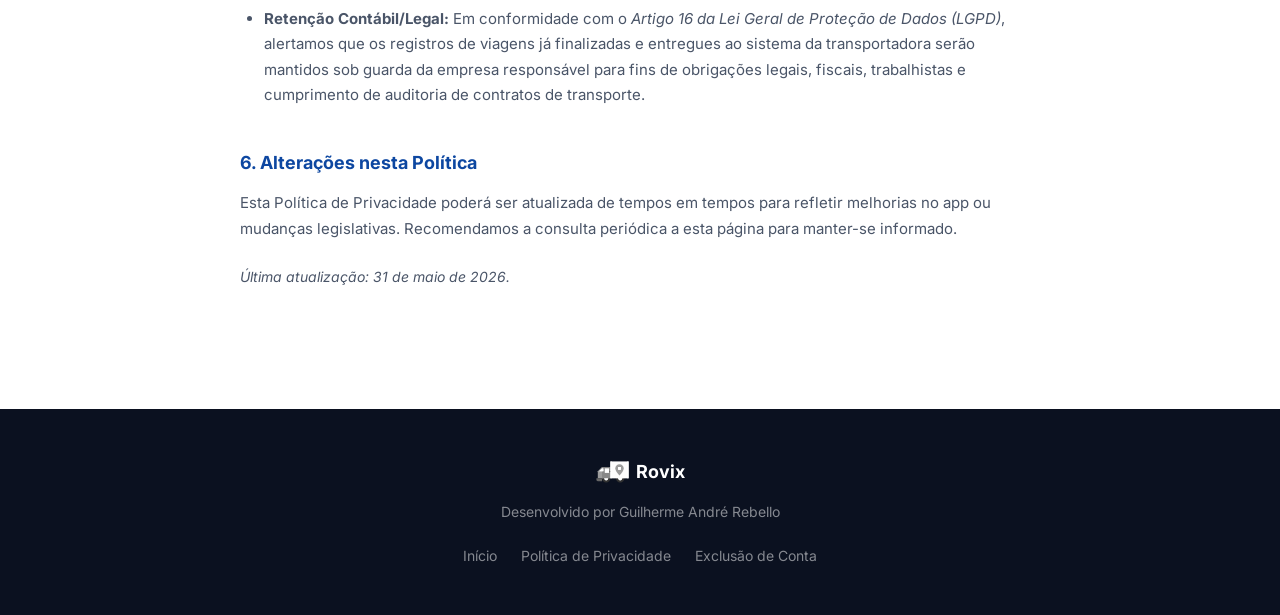
<file: privacy.html>
<!DOCTYPE html>
<html lang="pt-BR">

<head>
    <meta charset="UTF-8">
    <meta name="viewport" content="width=device-width, initial-scale=1.0">
    <meta name="description" content="Política de Privacidade do aplicativo Rovix. Entenda como tratamos seus dados e garantimos sua privacidade.">
    <title>Rovix — Política de Privacidade</title>
    <link rel="preconnect" href="https://fonts.googleapis.com">
    <link rel="preconnect" href="https://fonts.gstatic.com" crossorigin>
    <link href="https://fonts.googleapis.com/css2?family=Inter:wght@300;400;500;600;700;800&display=swap" rel="stylesheet">
    <link rel="stylesheet" href="style.css">
</head>

<body>

    <!-- Navigation -->
    <nav class="navbar scrolled" id="navbar">
        <div class="nav-container">
            <a href="index.html" class="nav-logo" style="display: flex; align-items: center; gap: 6px;">
                <img src="logo.svg" alt="Rovix Logo" height="28">
                <span>Rovix</span>
            </a>
            <ul class="nav-menu">
                <li><a href="index.html" class="nav-link">Início</a></li>
                <li><a href="delete-account.html" class="nav-link">Exclusão de Conta</a></li>
            </ul>
        </div>
    </nav>

    <!-- Header Section -->
    <header class="hero" id="inicio" style="min-height: auto; padding: 7rem 1.5rem 3rem;">
        <div class="hero-bg"></div>
        <div class="hero-content" style="max-width: 800px;">
            <h1>Política de Privacidade</h1>
            <p class="hero-subtitle">Transparência e segurança no tratamento dos seus dados pelo Rovix.</p>
        </div>
    </header>

    <!-- Content Section -->
    <section class="section">
        <div class="container">
            <div class="privacy-content">
                
                <div class="privacy-block">
                    <h3>1. Coleta de Dados Pessoais</h3>
                    <p>Ao se cadastrar e utilizar o aplicativo <strong>Rovix</strong>, coletamos as seguintes informações cadastrais:</p>
                    <ul>
                        <li><strong>Nome Completo:</strong> Para identificação do motorista no sistema.</li>
                        <li><strong>CPF:</strong> Para validação cadastral e vinculação segura junto à transportadora contratante.</li>
                        <li><strong>E-mail:</strong> Para autenticação no aplicativo, verificação de conta e recuperação de credenciais de acesso.</li>
                    </ul>
                </div>

                <div class="privacy-block">
                    <h3>2. Rastreamento e Localização (GPS)</h3>
                    <p>O aplicativo Rovix coleta dados de localização precisa do seu dispositivo, <strong>inclusive em segundo plano (background)</strong> quando o aplicativo está fechado ou não está em uso.</p>
                    <ul>
                        <li><strong>Propósito:</strong> O rastreamento de localização é estritamente necessário para registrar o trajeto, calcular distâncias percorridas (quilometragem) e acompanhar os tempos de viagem.</li>
                        <li><strong>Ativação:</strong> Essa coleta ocorre <strong>EXCLUSIVAMENTE</strong> enquanto você tiver uma viagem ativamente iniciada por você (tocando em "Iniciar Viagem").</li>
                        <li><strong>Encerramento:</strong> O rastreamento de GPS e a coleta de localização em segundo plano são interrompidos imediatamente ao tocar em "Finalizar Viagem".</li>
                    </ul>
                </div>

                <div class="privacy-block">
                    <h3>3. Compartilhamento de Dados</h3>
                    <p>Garantimos que os dados coletados são utilizados unicamente para finalidades corporativas e operacionais:</p>
                    <ul>
                        <li><strong>Compartilhamento com a Transportadora:</strong> As coordenadas da sua rota, a quilometragem total, os horários e o seu CPF são enviados para a transportadora à qual você se vinculou voluntariamente no cadastro, com o fim de acompanhamento logístico, faturamento e auditoria de viagens de serviço.</li>
                        <li><strong>Terceiros:</strong> Não vendemos, alugamos ou compartilhamos seus dados pessoais e de localização com terceiros para fins de marketing ou publicidade.</li>
                    </ul>
                </div>

                <div class="privacy-block">
                    <h3>4. Armazenamento e Segurança dos Dados</h3>
                    <p>Adotamos medidas rigorosas para manter seus dados seguros:</p>
                    <ul>
                        <li>Os dados coletados são transmitidos de forma segura utilizando criptografia (HTTPS/TLS) e armazenados em infraestrutura de nuvem confiável fornecida pelo <strong>Google Firebase</strong>.</li>
                        <li>As informações de viagens pendentes de sincronização são mantidas localmente em um banco de dados seguro SQLite no próprio dispositivo móvel, sendo deletadas após a sincronização bem-sucedida ou liberação manual de cache.</li>
                    </ul>
                </div>

                <div class="privacy-block">
                    <h3>5. Retenção e Exclusão de Dados</h3>
                    <p>Você tem total controle sobre seus dados e pode exercer seus direitos a qualquer momento:</p>
                    <ul>
                        <li><strong>Exclusão de Conta:</strong> Você pode solicitar a exclusão definitiva de sua conta de usuário e dados pessoais a qualquer momento. O pedido pode ser feito diretamente nas configurações do aplicativo ou por meio da nossa página web de <a href="delete-account.html" style="color: var(--primary); font-weight: 500;">Exclusão de Conta</a>.</li>
                        <li><strong>Retenção Contábil/Legal:</strong> Em conformidade com o <em>Artigo 16 da Lei Geral de Proteção de Dados (LGPD)</em>, alertamos que os registros de viagens já finalizadas e entregues ao sistema da transportadora serão mantidos sob guarda da empresa responsável para fins de obrigações legais, fiscais, trabalhistas e cumprimento de auditoria de contratos de transporte.</li>
                    </ul>
                </div>

                <div class="privacy-block">
                    <h3>6. Alterações nesta Política</h3>
                    <p>Esta Política de Privacidade poderá ser atualizada de tempos em tempos para refletir melhorias no app ou mudanças legislativas. Recomendamos a consulta periódica a esta página para manter-se informado.</p>
                    <p style="margin-top: 1.5rem; font-size: 0.875rem; color: var(--text-secondary);"><em>Última atualização: 31 de maio de 2026.</em></p>
                </div>

            </div>
        </div>
    </section>

    <!-- Footer -->
    <footer class="footer">
        <div class="container">
            <div class="footer-content">
                <div class="footer-brand" style="display: flex; align-items: center; gap: 6px;">
                    <img src="logo.svg" alt="Logo Rovix" height="24" style="filter: grayscale(1) brightness(1.5);">
                    <span class="footer-name">Rovix</span>
                </div>
                <p class="footer-text">Desenvolvido por Guilherme André Rebello</p>
                <div class="footer-links" style="display: flex; gap: 1.5rem; margin-top: 0.5rem;">
                    <a href="index.html">Início</a>
                    <a href="privacy.html">Política de Privacidade</a>
                    <a href="delete-account.html">Exclusão de Conta</a>
                </div>
            </div>
        </div>
    </footer>

</body>

</html>
</file>
<file: style.css>
/* ===== CSS Variables ===== */
:root {
    --primary: #1565C0;
    --primary-dark: #0D47A1;
    --primary-light: #42A5F5;
    --primary-bg: #E3F2FD;
    --accent: #00C853;
    --accent-dark: #00A844;
    --warning: #FF9800;
    --error: #E53935;
    --info: #039BE5;

    --bg: #FFFFFF;
    --bg-alt: #F5F7FA;
    --bg-dark: #0B1120;
    --surface: #FFFFFF;
    --surface-hover: #F0F4F8;
    --border: #E2E8F0;

    --text: #1A202C;
    --text-secondary: #4A5568;
    --text-muted: #718096;
    --text-on-primary: #FFFFFF;

    --radius: 12px;
    --radius-sm: 8px;
    --radius-lg: 20px;
    --shadow: 0 1px 3px rgba(0,0,0,0.08), 0 4px 12px rgba(0,0,0,0.04);
    --shadow-lg: 0 4px 20px rgba(0,0,0,0.08), 0 8px 32px rgba(0,0,0,0.04);
    --shadow-xl: 0 8px 40px rgba(0,0,0,0.12);

    --font: 'Inter', -apple-system, BlinkMacSystemFont, 'Segoe UI', sans-serif;
    --transition: 0.3s cubic-bezier(0.4, 0, 0.2, 1);
}

/* ===== Reset ===== */
*, *::before, *::after {
    margin: 0;
    padding: 0;
    box-sizing: border-box;
}

html {
    scroll-behavior: smooth;
    font-size: 16px;
}

body {
    font-family: var(--font);
    color: var(--text);
    background: var(--bg);
    line-height: 1.7;
    -webkit-font-smoothing: antialiased;
}

img { max-width: 100%; }
a { text-decoration: none; color: inherit; }

/* ===== Container ===== */
.container {
    max-width: 1100px;
    margin: 0 auto;
    padding: 0 1.5rem;
}

/* ===== Navbar ===== */
.navbar {
    position: fixed;
    top: 0;
    left: 0;
    right: 0;
    z-index: 1000;
    background: rgba(255,255,255,0.85);
    backdrop-filter: blur(16px);
    -webkit-backdrop-filter: blur(16px);
    border-bottom: 1px solid transparent;
    transition: var(--transition);
}

.navbar.scrolled {
    border-bottom-color: var(--border);
    box-shadow: 0 1px 8px rgba(0,0,0,0.06);
}

.nav-container {
    max-width: 1100px;
    margin: 0 auto;
    padding: 0 1.5rem;
    display: flex;
    align-items: center;
    justify-content: space-between;
    height: 64px;
}

.nav-logo {
    display: flex;
    align-items: center;
    gap: 0.5rem;
    font-weight: 700;
    font-size: 1.25rem;
    color: var(--primary);
}

.logo-icon {
    font-size: 1.5rem;
}

.nav-menu {
    display: flex;
    list-style: none;
    gap: 0.25rem;
}

.nav-link {
    padding: 0.5rem 0.875rem;
    border-radius: var(--radius-sm);
    font-size: 0.875rem;
    font-weight: 500;
    color: var(--text-secondary);
    transition: var(--transition);
}

.nav-link:hover {
    background: var(--primary-bg);
    color: var(--primary);
}

.nav-toggle {
    display: none;
    flex-direction: column;
    gap: 5px;
    background: none;
    border: none;
    cursor: pointer;
    padding: 4px;
}

.nav-toggle span {
    width: 24px;
    height: 2px;
    background: var(--text);
    border-radius: 2px;
    transition: var(--transition);
}

.nav-toggle.active span:nth-child(1) { transform: rotate(45deg) translate(5px, 5px); }
.nav-toggle.active span:nth-child(2) { opacity: 0; }
.nav-toggle.active span:nth-child(3) { transform: rotate(-45deg) translate(5px, -5px); }

/* ===== Hero ===== */
.hero {
    position: relative;
    min-height: 85vh;
    display: flex;
    align-items: center;
    justify-content: center;
    text-align: center;
    padding: 6rem 1.5rem 4rem;
    overflow: hidden;
}

.hero-bg {
    position: absolute;
    inset: 0;
    background: linear-gradient(135deg, #E3F2FD 0%, #BBDEFB 30%, #E8F5E9 60%, #FFF3E0 100%);
    z-index: 0;
}

.hero-bg::after {
    content: '';
    position: absolute;
    inset: 0;
    background: radial-gradient(ellipse at 30% 20%, rgba(21, 101, 192, 0.08) 0%, transparent 60%),
                radial-gradient(ellipse at 70% 80%, rgba(0, 200, 83, 0.06) 0%, transparent 60%);
}

.hero-content {
    position: relative;
    z-index: 1;
    max-width: 700px;
}

.hero-badge {
    display: inline-block;
    padding: 0.375rem 1rem;
    border-radius: 50px;
    background: rgba(21, 101, 192, 0.1);
    color: var(--primary);
    font-size: 0.8125rem;
    font-weight: 600;
    margin-bottom: 1.5rem;
    letter-spacing: 0.02em;
}

.hero h1 {
    font-size: clamp(2.5rem, 6vw, 4rem);
    font-weight: 800;
    line-height: 1.1;
    margin-bottom: 1.25rem;
    color: var(--bg-dark);
}

.gradient-text {
    background: linear-gradient(135deg, var(--primary) 0%, var(--primary-light) 50%, var(--accent) 100%);
    -webkit-background-clip: text;
    -webkit-text-fill-color: transparent;
    background-clip: text;
}

.hero-subtitle {
    font-size: 1.125rem;
    color: var(--text-secondary);
    margin-bottom: 2.5rem;
    line-height: 1.8;
}

.hero-actions {
    display: flex;
    gap: 1rem;
    justify-content: center;
    flex-wrap: wrap;
}

/* ===== Buttons ===== */
.btn {
    display: inline-flex;
    align-items: center;
    gap: 0.5rem;
    padding: 0.875rem 2rem;
    border-radius: 50px;
    font-size: 0.9375rem;
    font-weight: 600;
    cursor: pointer;
    transition: var(--transition);
    border: none;
}

.btn-primary {
    background: var(--primary);
    color: var(--text-on-primary);
    box-shadow: 0 4px 14px rgba(21, 101, 192, 0.3);
}

.btn-primary:hover {
    background: var(--primary-dark);
    box-shadow: 0 6px 20px rgba(21, 101, 192, 0.4);
    transform: translateY(-2px);
}

.btn-outline {
    background: transparent;
    color: var(--primary);
    border: 2px solid var(--primary);
}

.btn-outline:hover {
    background: var(--primary);
    color: var(--text-on-primary);
    transform: translateY(-2px);
}

.btn-icon {
    font-size: 0.75rem;
}

/* ===== Download Section ===== */
.section-download {
    background: linear-gradient(135deg, #E8F5E9 0%, #C8E6C9 50%, #E3F2FD 100%);
}

.download-card {
    display: flex;
    align-items: center;
    gap: 1.5rem;
    background: var(--surface);
    border-radius: var(--radius-lg);
    padding: 2rem 2.5rem;
    box-shadow: var(--shadow-lg);
    border: 2px solid rgba(0, 200, 83, 0.2);
    max-width: 700px;
    margin: 0 auto;
}

.download-icon {
    font-size: 3rem;
    flex-shrink: 0;
}

.download-info {
    flex: 1;
}

.download-info h3 {
    font-size: 1.25rem;
    font-weight: 700;
    margin-bottom: 0.25rem;
}

.download-info p {
    font-size: 0.875rem;
    color: var(--text-muted);
}

.btn-download {
    background: linear-gradient(135deg, var(--accent), var(--accent-dark));
    color: white;
    padding: 1rem 2rem;
    font-size: 1rem;
    font-weight: 700;
    box-shadow: 0 4px 14px rgba(0, 200, 83, 0.35);
    flex-shrink: 0;
}

.btn-download:hover {
    transform: translateY(-3px);
    box-shadow: 0 6px 20px rgba(0, 200, 83, 0.45);
}

/* ===== Sections ===== */
.section {
    padding: 5rem 0;
}

.section-alt {
    background: var(--bg-alt);
}

.section-header {
    text-align: center;
    margin-bottom: 3.5rem;
}

.section-badge {
    display: inline-block;
    padding: 0.375rem 1rem;
    border-radius: 50px;
    background: var(--primary-bg);
    color: var(--primary);
    font-size: 0.8125rem;
    font-weight: 600;
    margin-bottom: 1rem;
}

.section-header h2 {
    font-size: 2rem;
    font-weight: 800;
    margin-bottom: 0.75rem;
    color: var(--bg-dark);
}

.section-header p {
    font-size: 1.0625rem;
    color: var(--text-muted);
    max-width: 550px;
    margin: 0 auto;
}

/* ===== Video Wrapper ===== */
.video-wrapper {
    max-width: 800px;
    margin: 0 auto;
    border-radius: var(--radius-lg);
    overflow: hidden;
    box-shadow: var(--shadow-xl);
    aspect-ratio: 16 / 9;
    background: #0B1120;
}

.video-wrapper iframe {
    width: 100%;
    height: 100%;
}

.video-placeholder {
    width: 100%;
    height: 100%;
    display: flex;
    flex-direction: column;
    align-items: center;
    justify-content: center;
    background: linear-gradient(135deg, #1a1a2e, #16213e);
    gap: 0.75rem;
}

.video-placeholder-icon {
    font-size: 3rem;
    opacity: 0.6;
}

.video-placeholder p {
    font-size: 1.125rem;
    font-weight: 500;
    color: rgba(255, 255, 255, 0.5);
    letter-spacing: 0.05em;
}

/* ===== Tutorials Grid ===== */
.tutorials-grid {
    display: grid;
    grid-template-columns: repeat(3, 1fr);
    gap: 2rem;
    align-items: start;
}

.tutorial-card {
    background: var(--surface);
    border-radius: var(--radius-lg);
    padding: 1.75rem 1.5rem 1.5rem;
    box-shadow: var(--shadow-lg);
    border: 1px solid var(--border);
    transition: var(--transition);
    position: relative;
    display: flex;
    flex-direction: column;
    gap: 0.75rem;
}

.tutorial-card:hover {
    transform: translateY(-5px);
    box-shadow: var(--shadow-xl);
    border-color: var(--primary-light);
}

.tutorial-badge {
    width: 42px;
    height: 42px;
    border-radius: 50%;
    background: linear-gradient(135deg, var(--primary), var(--primary-light));
    color: white;
    font-size: 1.125rem;
    font-weight: 800;
    display: flex;
    align-items: center;
    justify-content: center;
    flex-shrink: 0;
    box-shadow: 0 3px 10px rgba(21, 101, 192, 0.35);
}

.tutorial-card h3 {
    font-size: 1.0625rem;
    font-weight: 700;
    color: var(--bg-dark);
    line-height: 1.3;
}

.tutorial-card > p {
    font-size: 0.875rem;
    color: var(--text-muted);
    margin-bottom: 0.25rem;
}

/* YouTube Shorts: portrait aspect ratio 9/16 */
.tutorial-video-wrapper {
    width: 100%;
    aspect-ratio: 9 / 16;
    border-radius: var(--radius);
    overflow: hidden;
    background: #0B1120;
    box-shadow: 0 4px 18px rgba(0,0,0,0.15);
}

.tutorial-video-wrapper iframe {
    width: 100%;
    height: 100%;
    border: none;
}

/* ===== Steps Grid ===== */
.steps-grid {
    display: grid;
    grid-template-columns: repeat(auto-fit, minmax(220px, 1fr));
    gap: 1.5rem;
    margin-bottom: 2rem;
}

.step-card {
    background: var(--surface);
    border-radius: var(--radius);
    padding: 2rem 1.5rem;
    text-align: center;
    box-shadow: var(--shadow);
    transition: var(--transition);
    border: 1px solid var(--border);
}

.step-card:hover {
    transform: translateY(-4px);
    box-shadow: var(--shadow-lg);
}

.step-number {
    width: 48px;
    height: 48px;
    border-radius: 50%;
    background: linear-gradient(135deg, var(--primary), var(--primary-light));
    color: white;
    font-size: 1.25rem;
    font-weight: 700;
    display: flex;
    align-items: center;
    justify-content: center;
    margin: 0 auto 1rem;
}

.step-card h3 {
    font-size: 1.0625rem;
    font-weight: 700;
    margin-bottom: 0.5rem;
}

.step-card p {
    font-size: 0.9375rem;
    color: var(--text-secondary);
}

/* ===== Alert ===== */
.alert {
    display: flex;
    align-items: flex-start;
    gap: 0.75rem;
    padding: 1rem 1.25rem;
    border-radius: var(--radius-sm);
    margin: 1.5rem 0;
}

.alert-warning {
    background: #FFF8E1;
    border-left: 4px solid var(--warning);
}

.alert-icon {
    font-size: 1.25rem;
    flex-shrink: 0;
}

.alert p {
    font-size: 0.9375rem;
    color: var(--text);
}

/* ===== Subsections ===== */
.subsection {
    margin-top: 3rem;
    padding: 2rem;
    background: var(--surface);
    border-radius: var(--radius);
    border: 1px solid var(--border);
}

.subsection h3 {
    font-size: 1.125rem;
    font-weight: 700;
    margin-bottom: 1rem;
}

/* ===== Instruction List ===== */
.instruction-list {
    padding-left: 1.5rem;
}

.instruction-list li {
    margin-bottom: 0.5rem;
    font-size: 0.9375rem;
    color: var(--text-secondary);
}

.instruction-list li strong {
    color: var(--text);
}

/* ===== Check List ===== */
.check-list {
    list-style: none;
    padding: 0;
}

.check-list li {
    padding: 0.375rem 0;
    padding-left: 1.75rem;
    position: relative;
    font-size: 0.9375rem;
    color: var(--text-secondary);
}

.check-list li::before {
    content: '✓';
    position: absolute;
    left: 0;
    color: var(--accent);
    font-weight: 700;
}

/* ===== Feature Cards ===== */
.feature-cards {
    display: grid;
    grid-template-columns: repeat(auto-fit, minmax(280px, 1fr));
    gap: 1.5rem;
}

.feature-card {
    background: var(--surface);
    border-radius: var(--radius);
    padding: 2rem;
    box-shadow: var(--shadow);
    border: 1px solid var(--border);
    transition: var(--transition);
}

.feature-card:hover {
    transform: translateY(-4px);
    box-shadow: var(--shadow-lg);
}

.feature-icon {
    font-size: 2rem;
    margin-bottom: 1rem;
}

.feature-card h3 {
    font-size: 1.125rem;
    font-weight: 700;
    margin-bottom: 1rem;
}

.feature-detail {
    margin-top: 1rem;
    font-size: 0.875rem;
    color: var(--text-muted);
    border-top: 1px solid var(--border);
    padding-top: 1rem;
}

/* ===== Sync Flow ===== */
.sync-flow {
    display: flex;
    align-items: center;
    justify-content: center;
    gap: 1rem;
    margin-bottom: 3rem;
    flex-wrap: wrap;
}

.sync-step {
    flex: 1;
    min-width: 200px;
    max-width: 280px;
    background: var(--surface);
    border-radius: var(--radius);
    padding: 2rem 1.5rem;
    text-align: center;
    box-shadow: var(--shadow);
    border: 1px solid var(--border);
    transition: var(--transition);
}

.sync-step:hover {
    transform: translateY(-4px);
    box-shadow: var(--shadow-lg);
}

.sync-icon {
    font-size: 2rem;
    margin-bottom: 0.75rem;
}

.sync-step h4 {
    font-size: 1rem;
    font-weight: 700;
    margin-bottom: 0.5rem;
}

.sync-step p {
    font-size: 0.875rem;
    color: var(--text-secondary);
}

.sync-arrow {
    font-size: 1.5rem;
    color: var(--primary);
    font-weight: 700;
}

/* ===== Info Box ===== */
.info-box {
    background: var(--primary-bg);
    border-radius: var(--radius);
    padding: 2rem;
    border: 1px solid rgba(21, 101, 192, 0.15);
}

.info-box h3 {
    font-size: 1.125rem;
    font-weight: 700;
    margin-bottom: 0.75rem;
    color: var(--primary-dark);
}

.info-box p {
    font-size: 0.9375rem;
    color: var(--text-secondary);
    margin-bottom: 1rem;
}

.info-box code {
    background: rgba(21, 101, 192, 0.1);
    padding: 0.2em 0.5em;
    border-radius: 4px;
    font-size: 0.875rem;
    color: var(--primary-dark);
    font-weight: 600;
}

/* ===== Two Columns ===== */
.two-col {
    display: grid;
    grid-template-columns: 1fr 1fr;
    gap: 1.5rem;
}

.col-card {
    background: var(--surface);
    border-radius: var(--radius);
    padding: 2rem;
    box-shadow: var(--shadow);
    border: 1px solid var(--border);
    transition: var(--transition);
}

.col-card:hover {
    transform: translateY(-4px);
    box-shadow: var(--shadow-lg);
}

.col-card h3 {
    font-size: 1.125rem;
    font-weight: 700;
    margin-bottom: 0.75rem;
}

.col-card p {
    font-size: 0.9375rem;
    color: var(--text-secondary);
}

/* ===== Error Cards ===== */
.error-cards {
    display: flex;
    flex-direction: column;
    gap: 1.5rem;
}

.error-card {
    background: var(--surface);
    border-radius: var(--radius);
    overflow: hidden;
    box-shadow: var(--shadow);
    transition: var(--transition);
}

.error-card:hover {
    box-shadow: var(--shadow-lg);
}

.error-header {
    padding: 1.25rem 1.5rem;
    display: flex;
    align-items: center;
    gap: 1rem;
    flex-wrap: wrap;
}

.error-critical .error-header {
    background: linear-gradient(135deg, #FFEBEE, #FCE4EC);
    border-bottom: 2px solid var(--error);
}

.error-warning .error-header {
    background: linear-gradient(135deg, #FFF8E1, #FFF3E0);
    border-bottom: 2px solid var(--warning);
}

.error-info .error-header {
    background: linear-gradient(135deg, #E1F5FE, #E3F2FD);
    border-bottom: 2px solid var(--info);
}

.error-badge {
    display: inline-block;
    padding: 0.25rem 0.75rem;
    border-radius: 50px;
    font-size: 0.75rem;
    font-weight: 700;
    background: var(--error);
    color: white;
    flex-shrink: 0;
}

.error-badge.warning {
    background: var(--warning);
    color: #3E2723;
}

.error-badge.info {
    background: var(--info);
    color: white;
}

.error-header h3 {
    font-size: 0.9375rem;
    font-weight: 600;
    color: var(--text);
}

.error-body {
    padding: 1.5rem;
}

.error-body p {
    font-size: 0.9375rem;
    color: var(--text-secondary);
    margin-bottom: 1rem;
}

.error-body h4 {
    font-size: 0.875rem;
    font-weight: 700;
    margin-bottom: 0.5rem;
    color: var(--text);
}

.error-body ol {
    padding-left: 1.5rem;
    margin-bottom: 1rem;
}

.error-body ol li {
    font-size: 0.9375rem;
    color: var(--text-secondary);
    margin-bottom: 0.375rem;
}

.error-note {
    padding: 0.75rem 1rem;
    border-radius: var(--radius-sm);
    font-size: 0.875rem;
    background: #FFF3E0;
    border-left: 3px solid var(--warning);
    color: var(--text);
}

.error-note.success {
    background: #E8F5E9;
    border-left-color: var(--accent);
}

/* ===== Tips Grid ===== */
.tips-grid {
    display: grid;
    grid-template-columns: repeat(auto-fit, minmax(200px, 1fr));
    gap: 1.5rem;
    margin-bottom: 3rem;
}

.tip-card {
    background: var(--surface);
    border-radius: var(--radius);
    padding: 1.75rem 1.5rem;
    text-align: center;
    box-shadow: var(--shadow);
    border: 1px solid var(--border);
    transition: var(--transition);
}

.tip-card:hover {
    transform: translateY(-4px);
    box-shadow: var(--shadow-lg);
    border-color: var(--primary-light);
}

.tip-icon {
    font-size: 2rem;
    margin-bottom: 0.75rem;
}

.tip-card h3 {
    font-size: 1rem;
    font-weight: 700;
    margin-bottom: 0.5rem;
}

.tip-card p {
    font-size: 0.875rem;
    color: var(--text-secondary);
}

/* ===== Permissions Table ===== */
.permissions-table {
    background: var(--surface);
    border-radius: var(--radius);
    padding: 2rem;
    box-shadow: var(--shadow);
    border: 1px solid var(--border);
}

.permissions-table h3 {
    font-size: 1.125rem;
    font-weight: 700;
    margin-bottom: 1.25rem;
}

table {
    width: 100%;
    border-collapse: collapse;
}

th, td {
    padding: 0.875rem 1rem;
    text-align: left;
    font-size: 0.9375rem;
}

thead th {
    background: var(--bg-alt);
    font-weight: 600;
    color: var(--text);
    border-bottom: 2px solid var(--border);
}

tbody td {
    border-bottom: 1px solid var(--border);
    color: var(--text-secondary);
}

tbody tr:last-child td {
    border-bottom: none;
}

tbody tr:hover {
    background: var(--surface-hover);
}

/* ===== Privacy ===== */
.privacy-content {
    max-width: 800px;
    margin: 0 auto;
}

.privacy-block {
    margin-bottom: 2.5rem;
}

.privacy-block h3 {
    font-size: 1.125rem;
    font-weight: 700;
    margin-bottom: 0.75rem;
    color: var(--primary-dark);
}

.privacy-block p {
    font-size: 0.9375rem;
    color: var(--text-secondary);
    margin-bottom: 0.75rem;
}

.privacy-block ul {
    padding-left: 1.5rem;
}

.privacy-block ul li {
    font-size: 0.9375rem;
    color: var(--text-secondary);
    margin-bottom: 0.5rem;
}

/* ===== Footer ===== */
.footer {
    background: var(--bg-dark);
    padding: 3rem 0;
    text-align: center;
}

.footer-content {
    display: flex;
    flex-direction: column;
    align-items: center;
    gap: 0.75rem;
}

.footer-brand {
    display: flex;
    align-items: center;
    gap: 0.5rem;
}

.footer-name {
    font-size: 1.125rem;
    font-weight: 700;
    color: white;
}

.footer-version {
    font-size: 0.75rem;
    padding: 0.2rem 0.5rem;
    border-radius: 50px;
    background: rgba(255,255,255,0.1);
    color: rgba(255,255,255,0.7);
}

.footer-text {
    font-size: 0.875rem;
    color: rgba(255,255,255,0.5);
}

.footer-links a {
    font-size: 0.875rem;
    color: rgba(255,255,255,0.5);
    transition: var(--transition);
}

.footer-links a:hover {
    color: white;
}

/* ===== Back to Top ===== */
.back-to-top {
    position: fixed;
    bottom: 2rem;
    right: 2rem;
    width: 48px;
    height: 48px;
    border-radius: 50%;
    background: var(--primary);
    color: white;
    border: none;
    font-size: 1.25rem;
    cursor: pointer;
    box-shadow: 0 4px 14px rgba(21, 101, 192, 0.3);
    opacity: 0;
    visibility: hidden;
    transform: translateY(10px);
    transition: var(--transition);
    z-index: 999;
}

.back-to-top.visible {
    opacity: 1;
    visibility: visible;
    transform: translateY(0);
}

.back-to-top:hover {
    background: var(--primary-dark);
    transform: translateY(-3px);
}

/* ===== Animations ===== */
.fade-in {
    opacity: 0;
    transform: translateY(24px);
    transition: opacity 0.6s ease, transform 0.6s ease;
}

.fade-in.visible {
    opacity: 1;
    transform: translateY(0);
}

/* Stagger animations */
.step-card:nth-child(2) { transition-delay: 0.1s; }
.step-card:nth-child(3) { transition-delay: 0.2s; }
.step-card:nth-child(4) { transition-delay: 0.3s; }

.feature-card:nth-child(2) { transition-delay: 0.1s; }
.feature-card:nth-child(3) { transition-delay: 0.2s; }

.tip-card:nth-child(2) { transition-delay: 0.05s; }
.tip-card:nth-child(3) { transition-delay: 0.10s; }
.tip-card:nth-child(4) { transition-delay: 0.15s; }
.tip-card:nth-child(5) { transition-delay: 0.20s; }
.tip-card:nth-child(6) { transition-delay: 0.25s; }

.error-card:nth-child(2) { transition-delay: 0.1s; }
.error-card:nth-child(3) { transition-delay: 0.2s; }
.error-card:nth-child(4) { transition-delay: 0.3s; }

/* ===== Responsive ===== */
@media (max-width: 768px) {
    .nav-toggle { display: flex; }

    .nav-menu {
        position: fixed;
        top: 64px;
        left: 0;
        right: 0;
        background: rgba(255,255,255,0.98);
        backdrop-filter: blur(16px);
        flex-direction: column;
        padding: 1rem;
        gap: 0.25rem;
        border-bottom: 1px solid var(--border);
        box-shadow: var(--shadow-lg);
        transform: translateY(-100%);
        opacity: 0;
        visibility: hidden;
        transition: var(--transition);
    }

    .nav-menu.active {
        transform: translateY(0);
        opacity: 1;
        visibility: visible;
    }

    .nav-link {
        padding: 0.75rem 1rem;
        font-size: 1rem;
    }

    .hero {
        min-height: 75vh;
        padding: 5rem 1.5rem 3rem;
    }

    .hero h1 {
        font-size: 2.25rem;
    }

    .section {
        padding: 3.5rem 0;
    }

    .two-col {
        grid-template-columns: 1fr;
    }

    .sync-flow {
        flex-direction: column;
    }

    .sync-arrow {
        transform: rotate(90deg);
    }

    .sync-step {
        max-width: 100%;
    }

    .download-card {
        flex-direction: column;
        text-align: center;
        padding: 1.5rem;
    }

    .error-header {
        flex-direction: column;
        gap: 0.5rem;
        align-items: flex-start;
    }

    .tutorials-grid {
        grid-template-columns: 1fr;
        max-width: 400px;
        margin-left: auto;
        margin-right: auto;
    }

    .back-to-top {
        bottom: 1rem;
        right: 1rem;
    }
}

@media (max-width: 480px) {
    .hero-actions {
        flex-direction: column;
        align-items: center;
    }

    .btn {
        width: 100%;
        justify-content: center;
    }

    .tips-grid {
        grid-template-columns: 1fr 1fr;
    }

    .steps-grid {
        grid-template-columns: 1fr;
    }

    .tutorial-card {
        max-width: 100%;
    }
}
</file>
